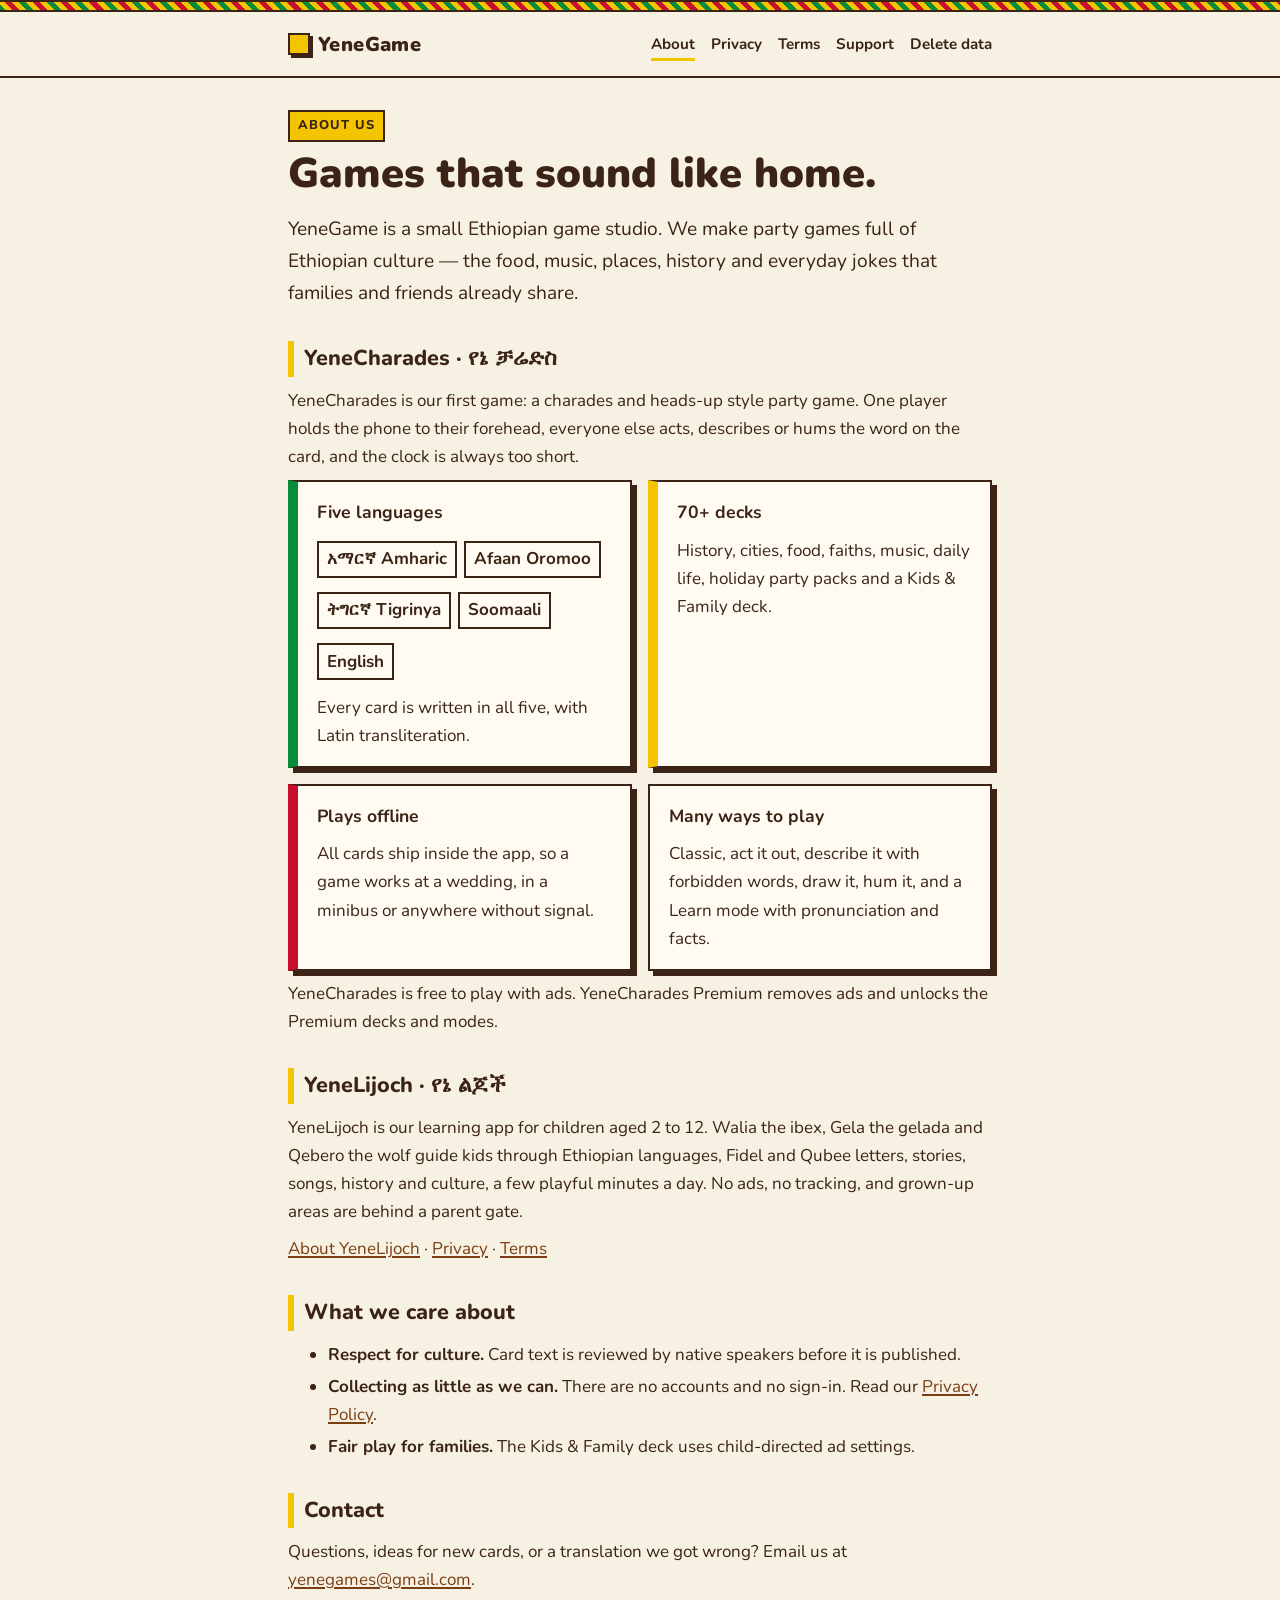
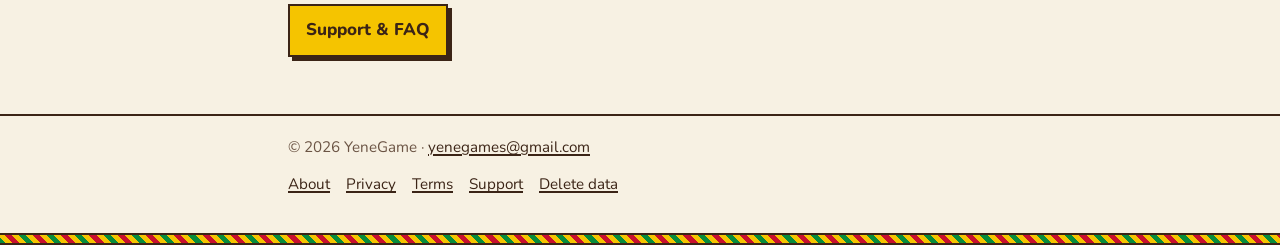
<file: index.html>
<!doctype html>
<html lang="en">
<head>
<meta charset="utf-8">
<meta name="viewport" content="width=device-width, initial-scale=1">
<title>YeneGame — About us</title>
<meta name="description" content="YeneGame is a small Ethiopian game studio making culture-rich party games, starting with YeneCharades.">
<meta name="theme-color" content="#F7F1E3" media="(prefers-color-scheme: light)">
<meta name="theme-color" content="#1C130D" media="(prefers-color-scheme: dark)">
<link rel="icon" href="data:image/svg+xml,%3Csvg xmlns='http://www.w3.org/2000/svg' viewBox='0 0 16 16'%3E%3Crect width='16' height='16' fill='%233B2416'/%3E%3Crect x='3' y='3' width='10' height='10' fill='%23F5C400'/%3E%3C/svg%3E">
<link rel="preconnect" href="https://fonts.googleapis.com">
<link rel="preconnect" href="https://fonts.gstatic.com" crossorigin>
<link rel="stylesheet" href="https://fonts.googleapis.com/css2?family=Nunito:wght@400;700;800;900&display=swap">
<link rel="stylesheet" href="style.css">
</head>
<body>
<a class="skip" href="#main">Skip to content</a>
<div class="tibeb" aria-hidden="true"></div>
<header class="site"><div class="wrap">
<a class="brand" href=""><span class="mark" aria-hidden="true"></span>YeneGame</a>
<nav aria-label="Main"><ul><li><a href="" aria-current="page">About</a></li><li><a href="privacy/">Privacy</a></li><li><a href="terms/">Terms</a></li><li><a href="support/">Support</a></li><li><a href="delete-data/">Delete data</a></li></ul></nav>
</div></header>
<main id="main"><div class="wrap">
<span class="eyebrow">About us</span>
<h1>Games that sound like home.</h1>
<p class="lead">YeneGame is a small Ethiopian game studio. We make party games full of Ethiopian culture &mdash; the food, music, places, history and everyday jokes that families and friends already share.</p>

<h2>YeneCharades <span lang="am">&middot; የኔ ቻሬድስ</span></h2>
<p>YeneCharades is our first game: a charades and heads-up style party game. One player holds the phone to their forehead, everyone else acts, describes or hums the word on the card, and the clock is always too short.</p>
<div class="grid">
  <div class="card green"><h3>Five languages</h3>
  <ul class="langs"><li lang="am">አማርኛ Amharic</li><li lang="om">Afaan Oromoo</li><li lang="ti">ትግርኛ Tigrinya</li><li lang="so">Soomaali</li><li>English</li></ul>
  <p>Every card is written in all five, with Latin transliteration.</p></div>
  <div class="card gold"><h3>70+ decks</h3><p>History, cities, food, faiths, music, daily life, holiday party packs and a Kids &amp; Family deck.</p></div>
  <div class="card red"><h3>Plays offline</h3><p>All cards ship inside the app, so a game works at a wedding, in a minibus or anywhere without signal.</p></div>
  <div class="card"><h3>Many ways to play</h3><p>Classic, act it out, describe it with forbidden words, draw it, hum it, and a Learn mode with pronunciation and facts.</p></div>
</div>
<p>YeneCharades is free to play with ads. YeneCharades Premium removes ads and unlocks the Premium decks and modes.</p>

<h2>YeneLijoch <span lang="am">&middot; የኔ ልጆች</span></h2>
<p>YeneLijoch is our learning app for children aged 2 to 12. Walia the ibex, Gela the gelada and Qebero the wolf guide kids through Ethiopian languages, Fidel and Qubee letters, stories, songs, history and culture, a few playful minutes a day. No ads, no tracking, and grown-up areas are behind a parent gate.</p>
<p><a href="yenelijoch/">About YeneLijoch</a> &middot; <a href="yenelijoch/privacy/">Privacy</a> &middot; <a href="yenelijoch/terms/">Terms</a></p>

<h2>What we care about</h2>
<ul>
<li><strong>Respect for culture.</strong> Card text is reviewed by native speakers before it is published.</li>
<li><strong>Collecting as little as we can.</strong> There are no accounts and no sign-in. Read our <a href="privacy/">Privacy Policy</a>.</li>
<li><strong>Fair play for families.</strong> The Kids &amp; Family deck uses child-directed ad settings.</li>
</ul>

<h2>Contact</h2>
<p>Questions, ideas for new cards, or a translation we got wrong? Email us at <a href="mailto:yenegames@gmail.com">yenegames@gmail.com</a>.</p>
<p><a class="btn" href="support/">Support &amp; FAQ</a></p>
</div></main>
<footer class="site"><div class="wrap">
<div>&copy; 2026 YeneGame &middot; <a href="mailto:yenegames@gmail.com">yenegames@gmail.com</a></div>
<ul><li><a href="">About</a></li><li><a href="privacy/">Privacy</a></li><li><a href="terms/">Terms</a></li><li><a href="support/">Support</a></li><li><a href="delete-data/">Delete data</a></li></ul>
</div></footer>
<div class="tibeb" aria-hidden="true"></div>
</body>
</html>
</file>
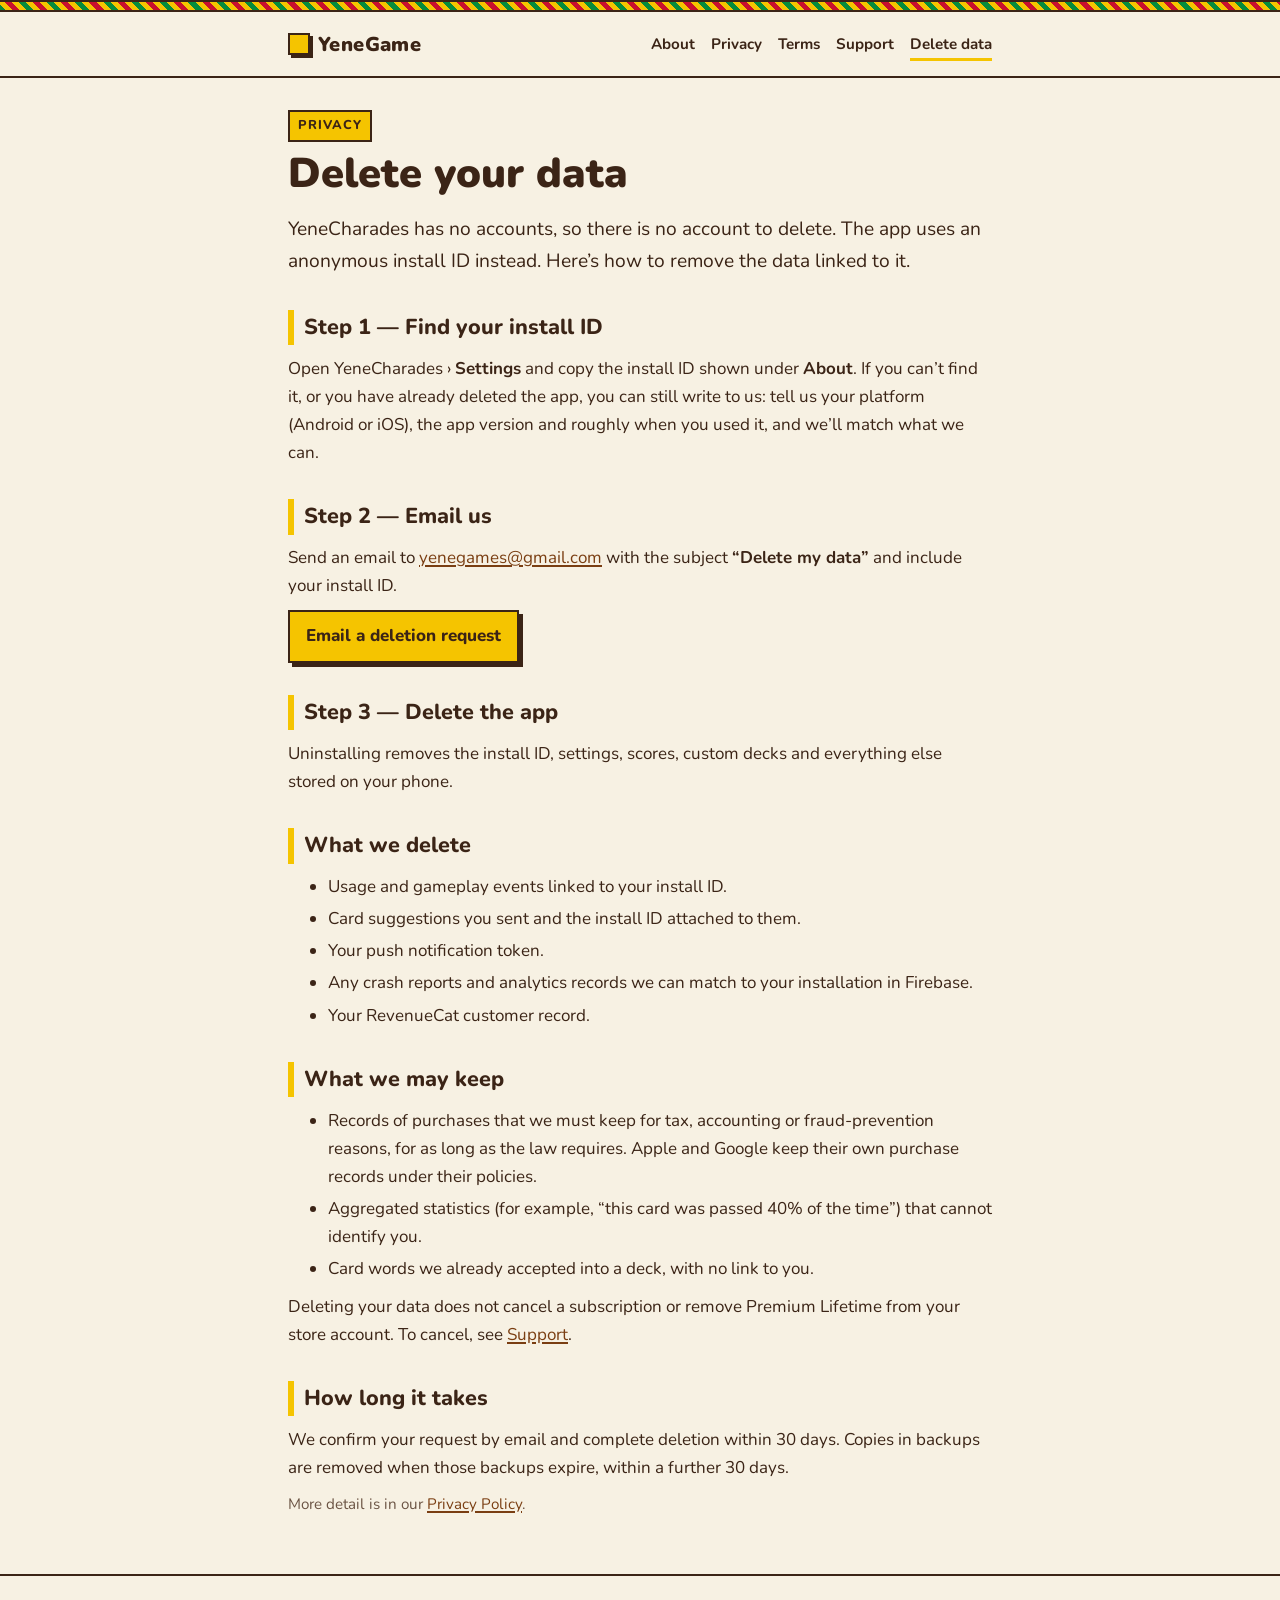
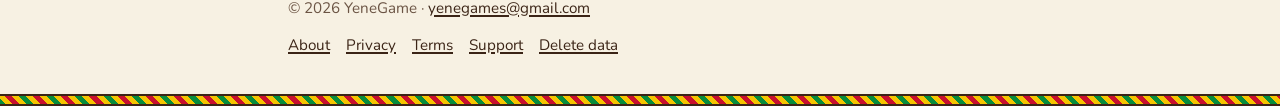
<file: delete-data/index.html>
<!doctype html>
<html lang="en">
<head>
<meta charset="utf-8">
<meta name="viewport" content="width=device-width, initial-scale=1">
<title>Delete your data — YeneGame</title>
<meta name="description" content="How to request deletion of data collected by the YeneCharades app.">
<meta name="theme-color" content="#F7F1E3" media="(prefers-color-scheme: light)">
<meta name="theme-color" content="#1C130D" media="(prefers-color-scheme: dark)">
<link rel="icon" href="data:image/svg+xml,%3Csvg xmlns='http://www.w3.org/2000/svg' viewBox='0 0 16 16'%3E%3Crect width='16' height='16' fill='%233B2416'/%3E%3Crect x='3' y='3' width='10' height='10' fill='%23F5C400'/%3E%3C/svg%3E">
<link rel="preconnect" href="https://fonts.googleapis.com">
<link rel="preconnect" href="https://fonts.gstatic.com" crossorigin>
<link rel="stylesheet" href="https://fonts.googleapis.com/css2?family=Nunito:wght@400;700;800;900&display=swap">
<link rel="stylesheet" href="../style.css">
</head>
<body>
<a class="skip" href="#main">Skip to content</a>
<div class="tibeb" aria-hidden="true"></div>
<header class="site"><div class="wrap">
<a class="brand" href="../"><span class="mark" aria-hidden="true"></span>YeneGame</a>
<nav aria-label="Main"><ul><li><a href="../">About</a></li><li><a href="../privacy/">Privacy</a></li><li><a href="../terms/">Terms</a></li><li><a href="../support/">Support</a></li><li><a href="../delete-data/" aria-current="page">Delete data</a></li></ul></nav>
</div></header>
<main id="main"><div class="wrap">
<span class="eyebrow">Privacy</span>
<h1>Delete your data</h1>
<p class="lead">YeneCharades has no accounts, so there is no account to delete. The app uses an anonymous install ID instead. Here&rsquo;s how to remove the data linked to it.</p>

<h2>Step 1 &mdash; Find your install ID</h2>
<p>Open YeneCharades &rsaquo; <strong>Settings</strong> and copy the install ID shown under <strong>About</strong>. If you can&rsquo;t find it, or you have already deleted the app, you can still write to us: tell us your platform (Android or iOS), the app version and roughly when you used it, and we&rsquo;ll match what we can.</p>

<h2>Step 2 &mdash; Email us</h2>
<p>Send an email to <a href="mailto:yenegames@gmail.com">yenegames@gmail.com</a> with the subject <strong>&ldquo;Delete my data&rdquo;</strong> and include your install ID.</p>
<p><a class="btn" href="mailto:yenegames@gmail.com?subject=Delete%20my%20data&amp;body=App%3A%20YeneCharades%0AInstall%20ID%3A%20%0APlatform%20(Android%2FiOS)%3A%20">Email a deletion request</a></p>

<h2>Step 3 &mdash; Delete the app</h2>
<p>Uninstalling removes the install ID, settings, scores, custom decks and everything else stored on your phone.</p>

<h2>What we delete</h2>
<ul>
<li>Usage and gameplay events linked to your install ID.</li>
<li>Card suggestions you sent and the install ID attached to them.</li>
<li>Your push notification token.</li>
<li>Any crash reports and analytics records we can match to your installation in Firebase.</li>
<li>Your RevenueCat customer record.</li>
</ul>

<h2>What we may keep</h2>
<ul>
<li>Records of purchases that we must keep for tax, accounting or fraud-prevention reasons, for as long as the law requires. Apple and Google keep their own purchase records under their policies.</li>
<li>Aggregated statistics (for example, &ldquo;this card was passed 40% of the time&rdquo;) that cannot identify you.</li>
<li>Card words we already accepted into a deck, with no link to you.</li>
</ul>
<p>Deleting your data does not cancel a subscription or remove Premium Lifetime from your store account. To cancel, see <a href="../support/">Support</a>.</p>

<h2>How long it takes</h2>
<p>We confirm your request by email and complete deletion within 30 days. Copies in backups are removed when those backups expire, within a further 30 days.</p>

<p class="meta">More detail is in our <a href="../privacy/">Privacy Policy</a>.</p>
</div></main>
<footer class="site"><div class="wrap">
<div>&copy; 2026 YeneGame &middot; <a href="mailto:yenegames@gmail.com">yenegames@gmail.com</a></div>
<ul><li><a href="../">About</a></li><li><a href="../privacy/">Privacy</a></li><li><a href="../terms/">Terms</a></li><li><a href="../support/">Support</a></li><li><a href="../delete-data/">Delete data</a></li></ul>
</div></footer>
<div class="tibeb" aria-hidden="true"></div>
</body>
</html>
</file>
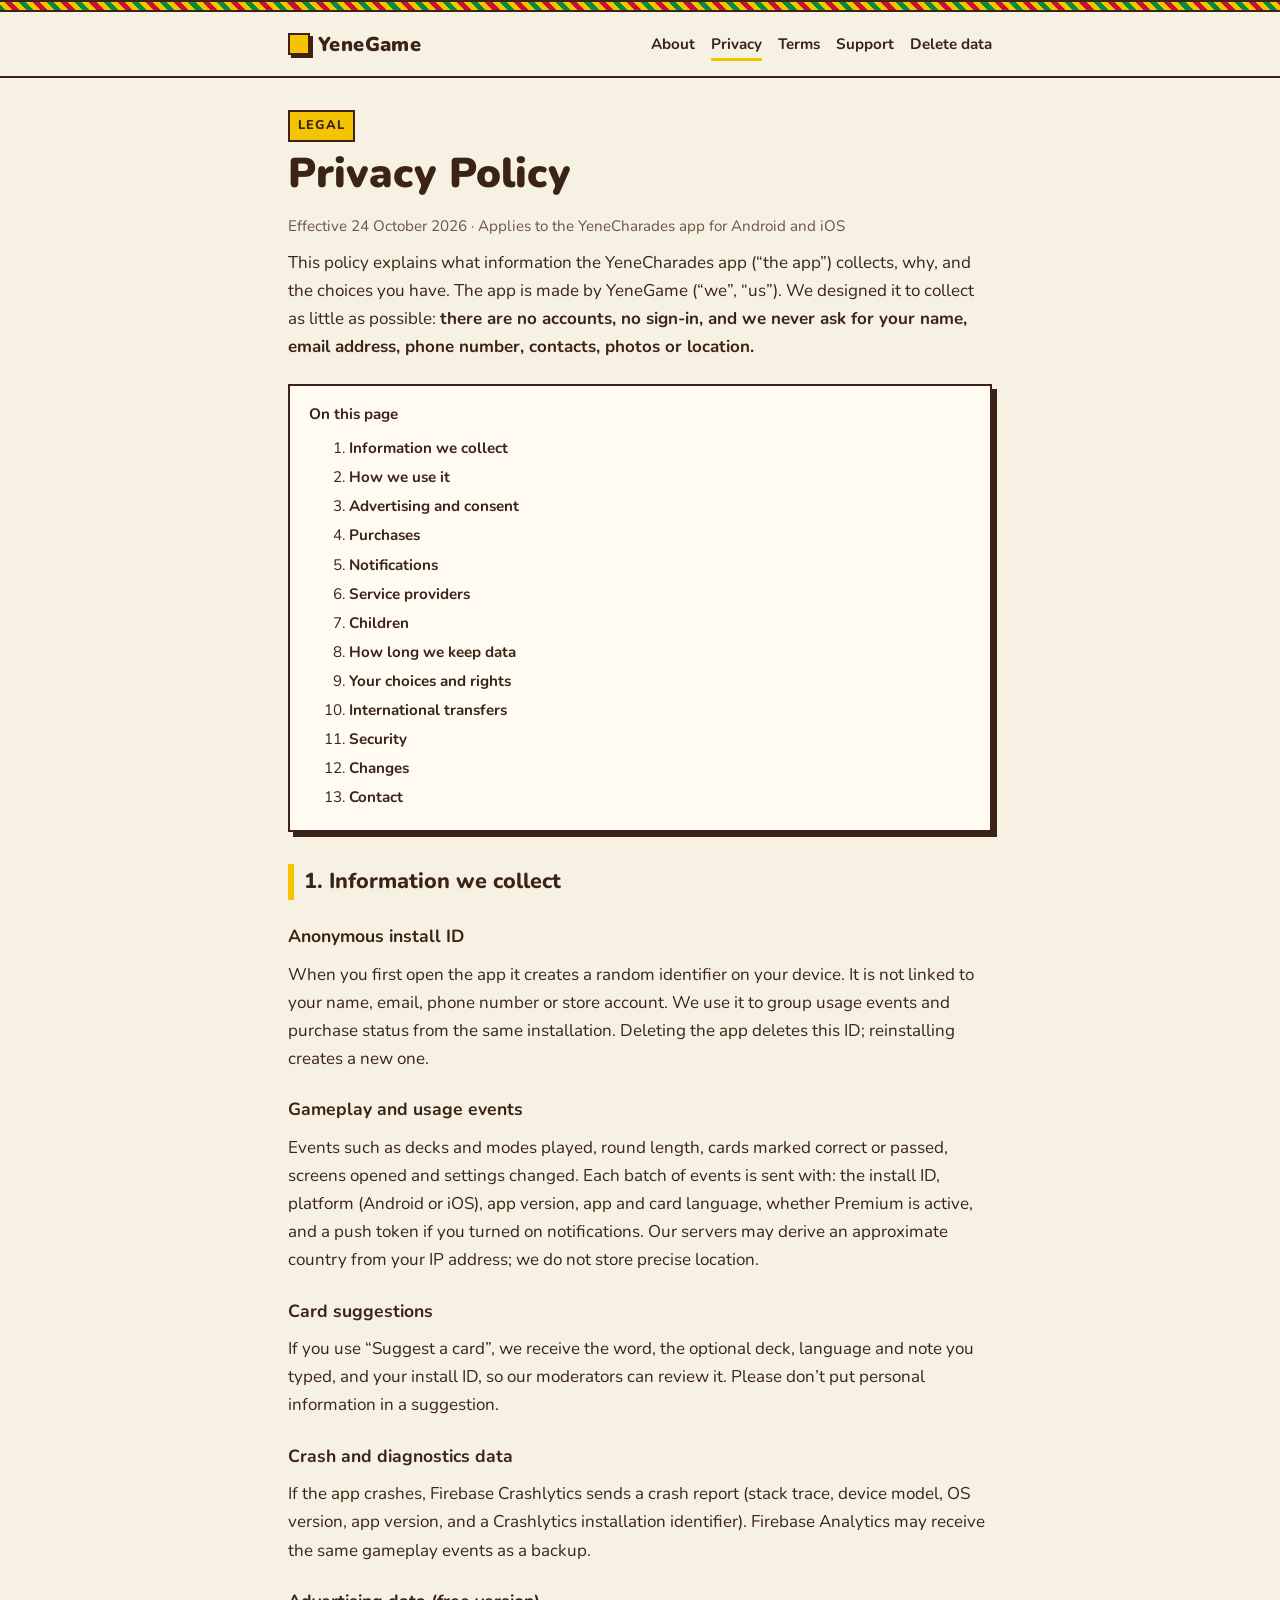
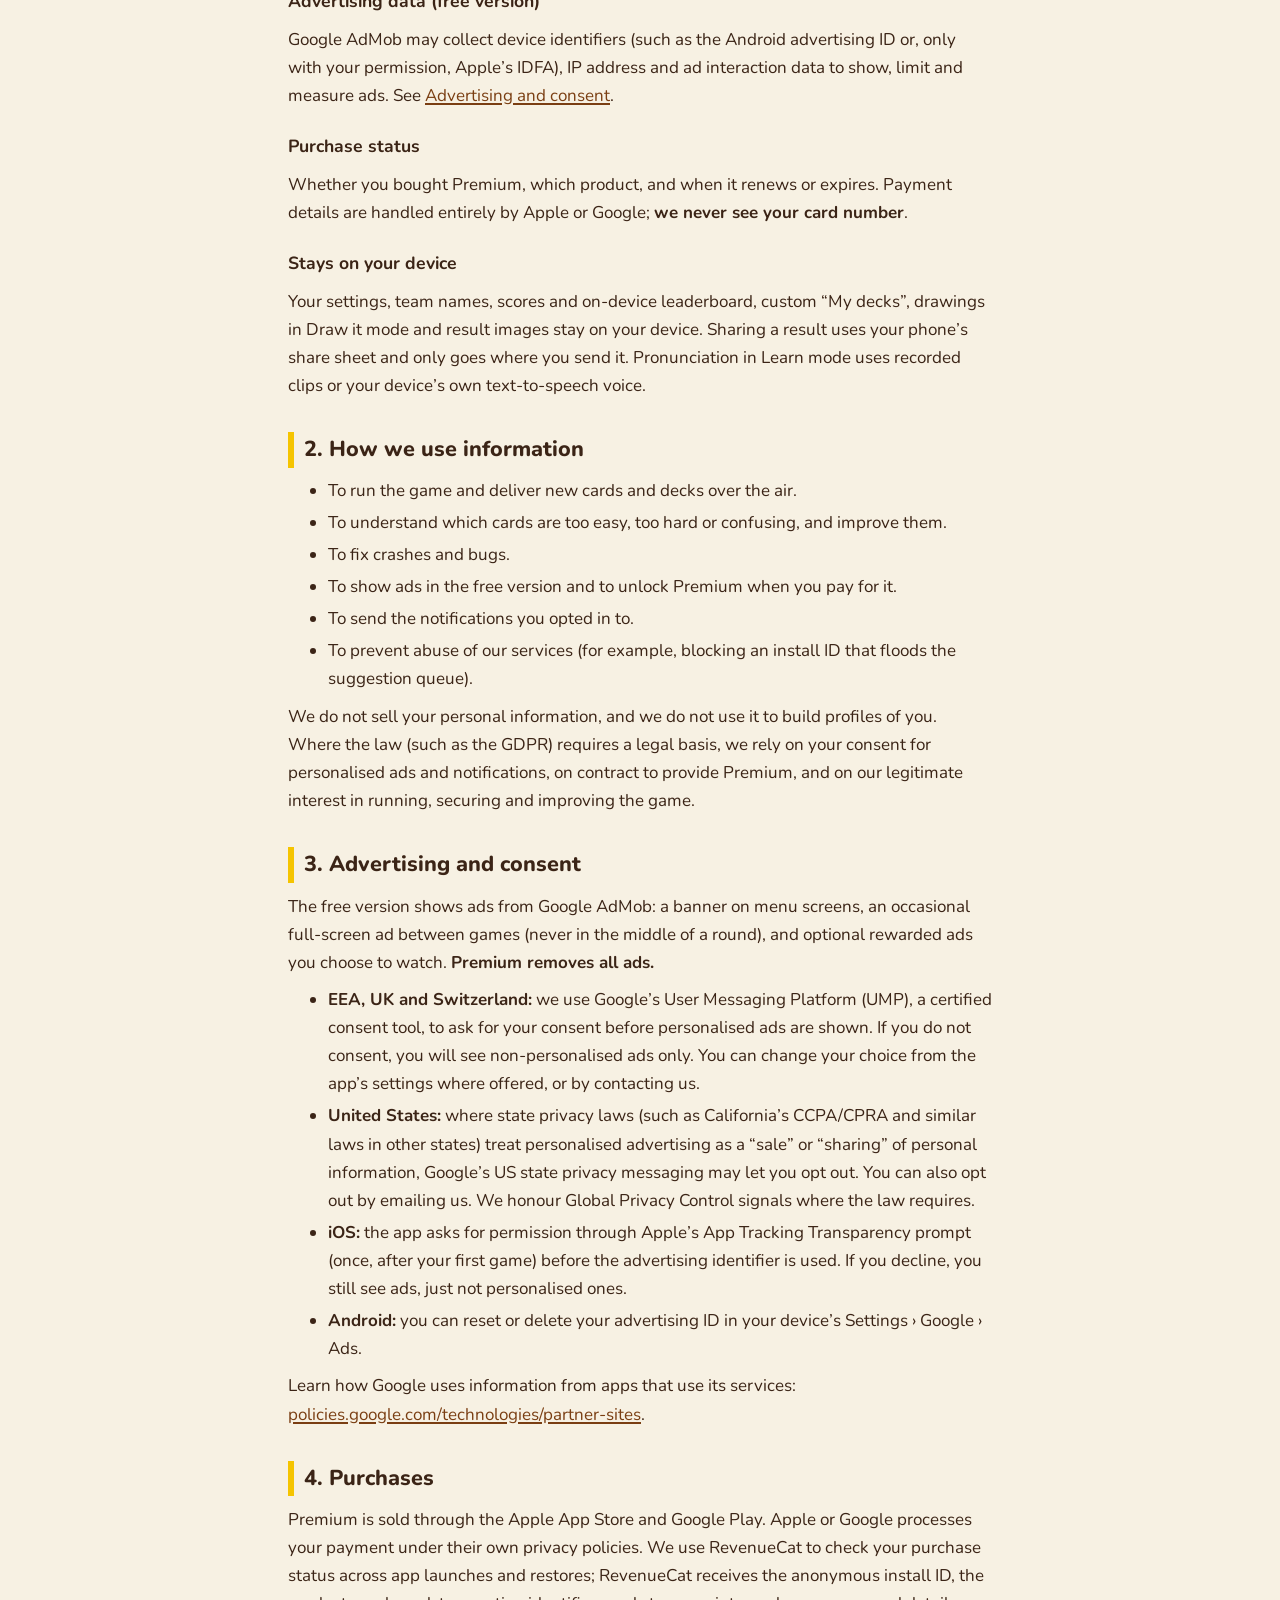
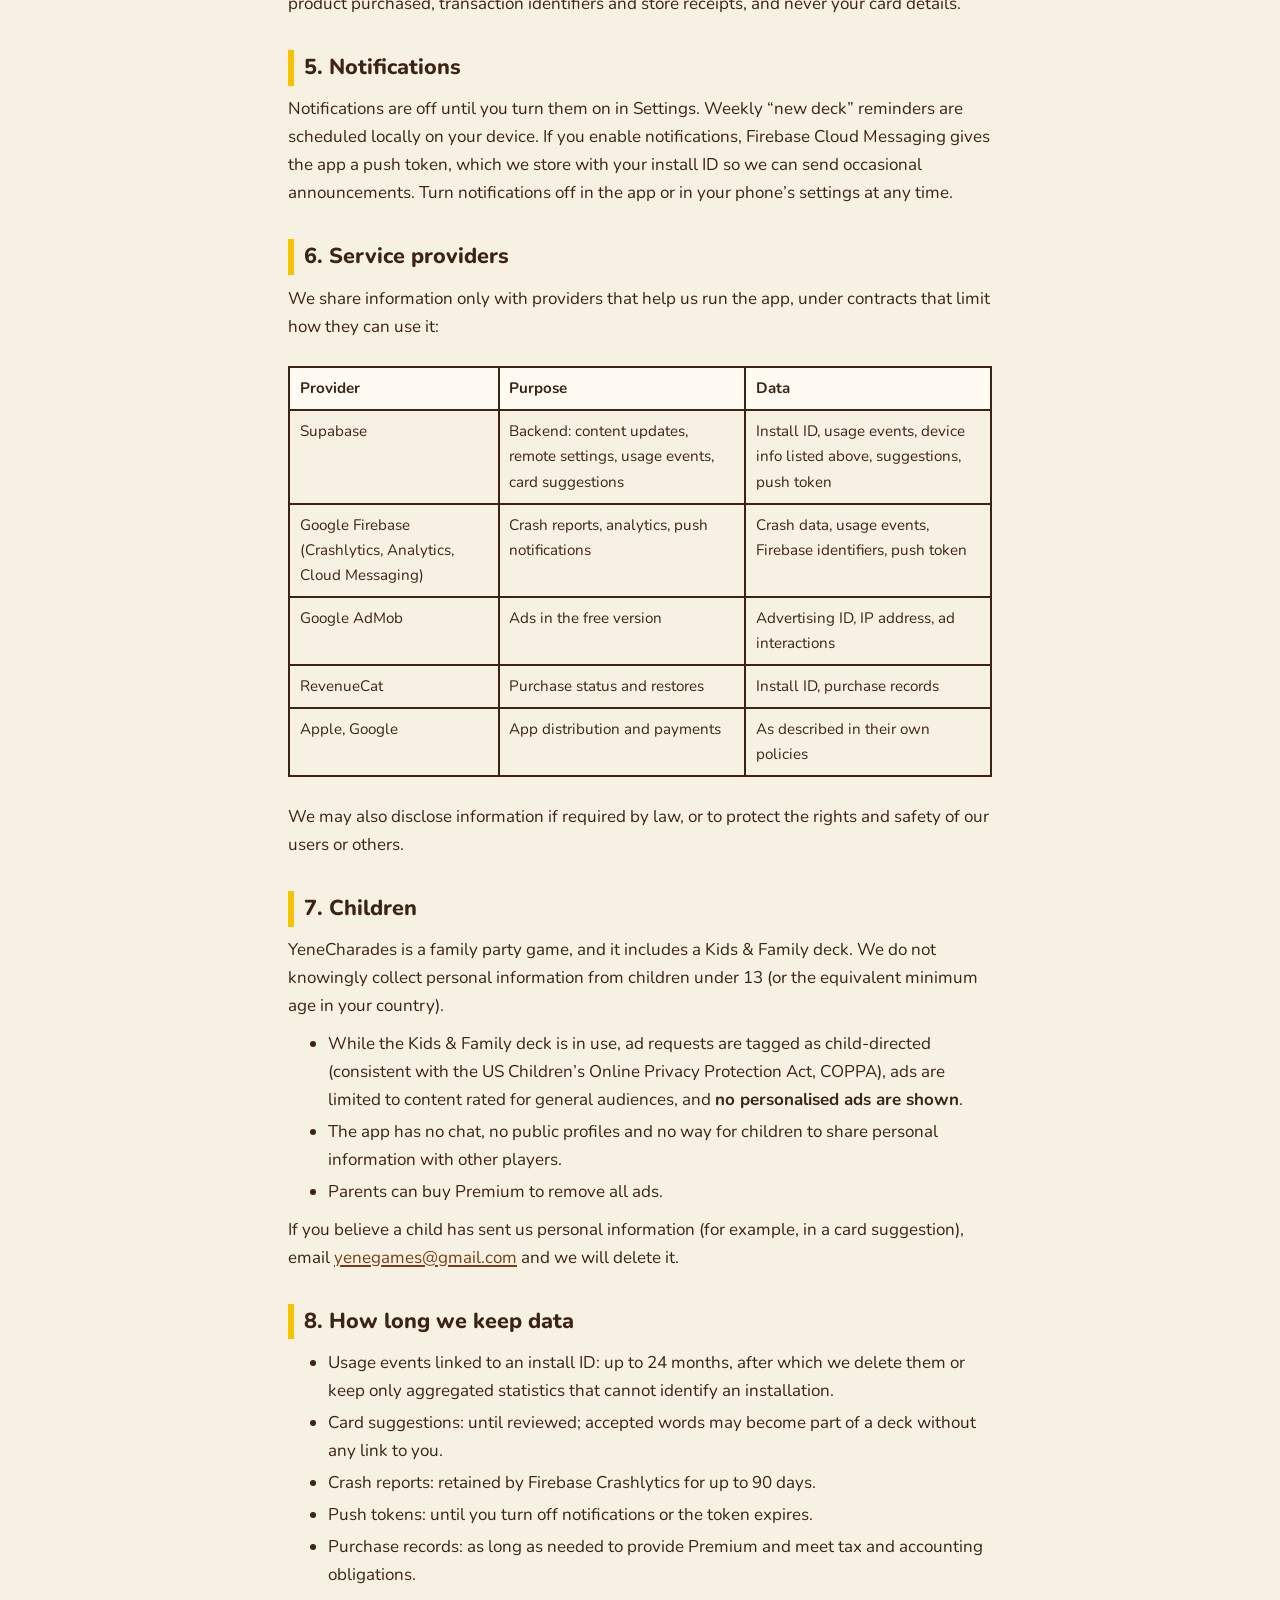
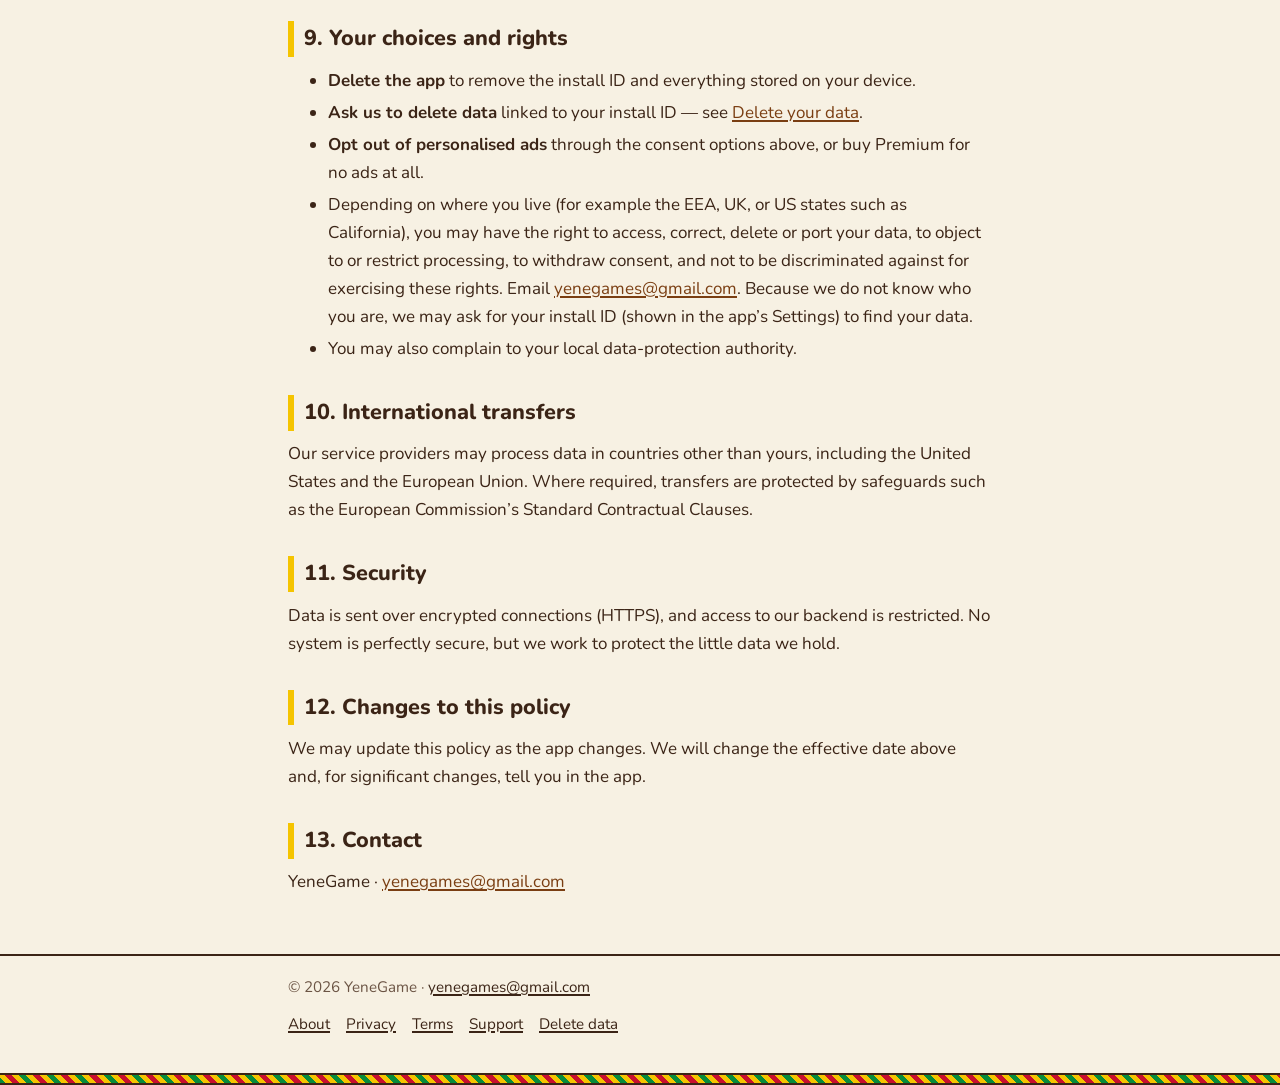
<file: privacy/index.html>
<!doctype html>
<html lang="en">
<head>
<meta charset="utf-8">
<meta name="viewport" content="width=device-width, initial-scale=1">
<title>Privacy Policy — YeneGame</title>
<meta name="description" content="How the YeneCharades app collects, uses and protects information.">
<meta name="theme-color" content="#F7F1E3" media="(prefers-color-scheme: light)">
<meta name="theme-color" content="#1C130D" media="(prefers-color-scheme: dark)">
<link rel="icon" href="data:image/svg+xml,%3Csvg xmlns='http://www.w3.org/2000/svg' viewBox='0 0 16 16'%3E%3Crect width='16' height='16' fill='%233B2416'/%3E%3Crect x='3' y='3' width='10' height='10' fill='%23F5C400'/%3E%3C/svg%3E">
<link rel="preconnect" href="https://fonts.googleapis.com">
<link rel="preconnect" href="https://fonts.gstatic.com" crossorigin>
<link rel="stylesheet" href="https://fonts.googleapis.com/css2?family=Nunito:wght@400;700;800;900&display=swap">
<link rel="stylesheet" href="../style.css">
</head>
<body>
<a class="skip" href="#main">Skip to content</a>
<div class="tibeb" aria-hidden="true"></div>
<header class="site"><div class="wrap">
<a class="brand" href="../"><span class="mark" aria-hidden="true"></span>YeneGame</a>
<nav aria-label="Main"><ul><li><a href="../">About</a></li><li><a href="../privacy/" aria-current="page">Privacy</a></li><li><a href="../terms/">Terms</a></li><li><a href="../support/">Support</a></li><li><a href="../delete-data/">Delete data</a></li></ul></nav>
</div></header>
<main id="main"><div class="wrap">
<span class="eyebrow">Legal</span>
<h1>Privacy Policy</h1>
<p class="meta">Effective 24 October 2026 &middot; Applies to the YeneCharades app for Android and iOS</p>

<p>This policy explains what information the YeneCharades app (&ldquo;the app&rdquo;) collects, why, and the choices you have. The app is made by YeneGame (&ldquo;we&rdquo;, &ldquo;us&rdquo;). We designed it to collect as little as possible: <strong>there are no accounts, no sign-in, and we never ask for your name, email address, phone number, contacts, photos or location.</strong></p>

<nav class="toc card" aria-label="On this page"><strong>On this page</strong>
<ol>
<li><a href="#collect">Information we collect</a></li>
<li><a href="#use">How we use it</a></li>
<li><a href="#ads">Advertising and consent</a></li>
<li><a href="#purchases">Purchases</a></li>
<li><a href="#notifications">Notifications</a></li>
<li><a href="#providers">Service providers</a></li>
<li><a href="#children">Children</a></li>
<li><a href="#retention">How long we keep data</a></li>
<li><a href="#rights">Your choices and rights</a></li>
<li><a href="#transfers">International transfers</a></li>
<li><a href="#security">Security</a></li>
<li><a href="#changes">Changes</a></li>
<li><a href="#contact">Contact</a></li>
</ol></nav>

<h2 id="collect">1. Information we collect</h2>
<h3>Anonymous install ID</h3>
<p>When you first open the app it creates a random identifier on your device. It is not linked to your name, email, phone number or store account. We use it to group usage events and purchase status from the same installation. Deleting the app deletes this ID; reinstalling creates a new one.</p>
<h3>Gameplay and usage events</h3>
<p>Events such as decks and modes played, round length, cards marked correct or passed, screens opened and settings changed. Each batch of events is sent with: the install ID, platform (Android or iOS), app version, app and card language, whether Premium is active, and a push token if you turned on notifications. Our servers may derive an approximate country from your IP address; we do not store precise location.</p>
<h3>Card suggestions</h3>
<p>If you use &ldquo;Suggest a card&rdquo;, we receive the word, the optional deck, language and note you typed, and your install ID, so our moderators can review it. Please don&rsquo;t put personal information in a suggestion.</p>
<h3>Crash and diagnostics data</h3>
<p>If the app crashes, Firebase Crashlytics sends a crash report (stack trace, device model, OS version, app version, and a Crashlytics installation identifier). Firebase Analytics may receive the same gameplay events as a backup.</p>
<h3>Advertising data (free version)</h3>
<p>Google AdMob may collect device identifiers (such as the Android advertising ID or, only with your permission, Apple&rsquo;s IDFA), IP address and ad interaction data to show, limit and measure ads. See <a href="#ads">Advertising and consent</a>.</p>
<h3>Purchase status</h3>
<p>Whether you bought Premium, which product, and when it renews or expires. Payment details are handled entirely by Apple or Google; <strong>we never see your card number</strong>.</p>
<h3>Stays on your device</h3>
<p>Your settings, team names, scores and on-device leaderboard, custom &ldquo;My decks&rdquo;, drawings in Draw it mode and result images stay on your device. Sharing a result uses your phone&rsquo;s share sheet and only goes where you send it. Pronunciation in Learn mode uses recorded clips or your device&rsquo;s own text-to-speech voice.</p>

<h2 id="use">2. How we use information</h2>
<ul>
<li>To run the game and deliver new cards and decks over the air.</li>
<li>To understand which cards are too easy, too hard or confusing, and improve them.</li>
<li>To fix crashes and bugs.</li>
<li>To show ads in the free version and to unlock Premium when you pay for it.</li>
<li>To send the notifications you opted in to.</li>
<li>To prevent abuse of our services (for example, blocking an install ID that floods the suggestion queue).</li>
</ul>
<p>We do not sell your personal information, and we do not use it to build profiles of you. Where the law (such as the GDPR) requires a legal basis, we rely on your consent for personalised ads and notifications, on contract to provide Premium, and on our legitimate interest in running, securing and improving the game.</p>

<h2 id="ads">3. Advertising and consent</h2>
<p>The free version shows ads from Google AdMob: a banner on menu screens, an occasional full-screen ad between games (never in the middle of a round), and optional rewarded ads you choose to watch. <strong>Premium removes all ads.</strong></p>
<ul>
<li><strong>EEA, UK and Switzerland:</strong> we use Google&rsquo;s User Messaging Platform (UMP), a certified consent tool, to ask for your consent before personalised ads are shown. If you do not consent, you will see non-personalised ads only. You can change your choice from the app&rsquo;s settings where offered, or by contacting us.</li>
<li><strong>United States:</strong> where state privacy laws (such as California&rsquo;s CCPA/CPRA and similar laws in other states) treat personalised advertising as a &ldquo;sale&rdquo; or &ldquo;sharing&rdquo; of personal information, Google&rsquo;s US state privacy messaging may let you opt out. You can also opt out by emailing us. We honour Global Privacy Control signals where the law requires.</li>
<li><strong>iOS:</strong> the app asks for permission through Apple&rsquo;s App Tracking Transparency prompt (once, after your first game) before the advertising identifier is used. If you decline, you still see ads, just not personalised ones.</li>
<li><strong>Android:</strong> you can reset or delete your advertising ID in your device&rsquo;s Settings &rsaquo; Google &rsaquo; Ads.</li>
</ul>
<p>Learn how Google uses information from apps that use its services: <a href="https://policies.google.com/technologies/partner-sites">policies.google.com/technologies/partner-sites</a>.</p>

<h2 id="purchases">4. Purchases</h2>
<p>Premium is sold through the Apple App Store and Google Play. Apple or Google processes your payment under their own privacy policies. We use RevenueCat to check your purchase status across app launches and restores; RevenueCat receives the anonymous install ID, the product purchased, transaction identifiers and store receipts, and never your card details.</p>

<h2 id="notifications">5. Notifications</h2>
<p>Notifications are off until you turn them on in Settings. Weekly &ldquo;new deck&rdquo; reminders are scheduled locally on your device. If you enable notifications, Firebase Cloud Messaging gives the app a push token, which we store with your install ID so we can send occasional announcements. Turn notifications off in the app or in your phone&rsquo;s settings at any time.</p>

<h2 id="providers">6. Service providers</h2>
<p>We share information only with providers that help us run the app, under contracts that limit how they can use it:</p>
<div class="table-scroll"><table>
<thead><tr><th>Provider</th><th>Purpose</th><th>Data</th></tr></thead>
<tbody>
<tr><td>Supabase</td><td>Backend: content updates, remote settings, usage events, card suggestions</td><td>Install ID, usage events, device info listed above, suggestions, push token</td></tr>
<tr><td>Google Firebase (Crashlytics, Analytics, Cloud Messaging)</td><td>Crash reports, analytics, push notifications</td><td>Crash data, usage events, Firebase identifiers, push token</td></tr>
<tr><td>Google AdMob</td><td>Ads in the free version</td><td>Advertising ID, IP address, ad interactions</td></tr>
<tr><td>RevenueCat</td><td>Purchase status and restores</td><td>Install ID, purchase records</td></tr>
<tr><td>Apple, Google</td><td>App distribution and payments</td><td>As described in their own policies</td></tr>
</tbody></table></div>
<p>We may also disclose information if required by law, or to protect the rights and safety of our users or others.</p>

<h2 id="children">7. Children</h2>
<p>YeneCharades is a family party game, and it includes a Kids &amp; Family deck. We do not knowingly collect personal information from children under 13 (or the equivalent minimum age in your country).</p>
<ul>
<li>While the Kids &amp; Family deck is in use, ad requests are tagged as child-directed (consistent with the US Children&rsquo;s Online Privacy Protection Act, COPPA), ads are limited to content rated for general audiences, and <strong>no personalised ads are shown</strong>.</li>
<li>The app has no chat, no public profiles and no way for children to share personal information with other players.</li>
<li>Parents can buy Premium to remove all ads.</li>
</ul>
<p>If you believe a child has sent us personal information (for example, in a card suggestion), email <a href="mailto:yenegames@gmail.com">yenegames@gmail.com</a> and we will delete it.</p>

<h2 id="retention">8. How long we keep data</h2>
<ul>
<li>Usage events linked to an install ID: up to 24 months, after which we delete them or keep only aggregated statistics that cannot identify an installation.</li>
<li>Card suggestions: until reviewed; accepted words may become part of a deck without any link to you.</li>
<li>Crash reports: retained by Firebase Crashlytics for up to 90 days.</li>
<li>Push tokens: until you turn off notifications or the token expires.</li>
<li>Purchase records: as long as needed to provide Premium and meet tax and accounting obligations.</li>
</ul>

<h2 id="rights">9. Your choices and rights</h2>
<ul>
<li><strong>Delete the app</strong> to remove the install ID and everything stored on your device.</li>
<li><strong>Ask us to delete data</strong> linked to your install ID &mdash; see <a href="../delete-data/">Delete your data</a>.</li>
<li><strong>Opt out of personalised ads</strong> through the consent options above, or buy Premium for no ads at all.</li>
<li>Depending on where you live (for example the EEA, UK, or US states such as California), you may have the right to access, correct, delete or port your data, to object to or restrict processing, to withdraw consent, and not to be discriminated against for exercising these rights. Email <a href="mailto:yenegames@gmail.com">yenegames@gmail.com</a>. Because we do not know who you are, we may ask for your install ID (shown in the app&rsquo;s Settings) to find your data.</li>
<li>You may also complain to your local data-protection authority.</li>
</ul>

<h2 id="transfers">10. International transfers</h2>
<p>Our service providers may process data in countries other than yours, including the United States and the European Union. Where required, transfers are protected by safeguards such as the European Commission&rsquo;s Standard Contractual Clauses.</p>

<h2 id="security">11. Security</h2>
<p>Data is sent over encrypted connections (HTTPS), and access to our backend is restricted. No system is perfectly secure, but we work to protect the little data we hold.</p>

<h2 id="changes">12. Changes to this policy</h2>
<p>We may update this policy as the app changes. We will change the effective date above and, for significant changes, tell you in the app.</p>

<h2 id="contact">13. Contact</h2>
<p>YeneGame &middot; <a href="mailto:yenegames@gmail.com">yenegames@gmail.com</a></p>
</div></main>
<footer class="site"><div class="wrap">
<div>&copy; 2026 YeneGame &middot; <a href="mailto:yenegames@gmail.com">yenegames@gmail.com</a></div>
<ul><li><a href="../">About</a></li><li><a href="../privacy/">Privacy</a></li><li><a href="../terms/">Terms</a></li><li><a href="../support/">Support</a></li><li><a href="../delete-data/">Delete data</a></li></ul>
</div></footer>
<div class="tibeb" aria-hidden="true"></div>
</body>
</html>
</file>
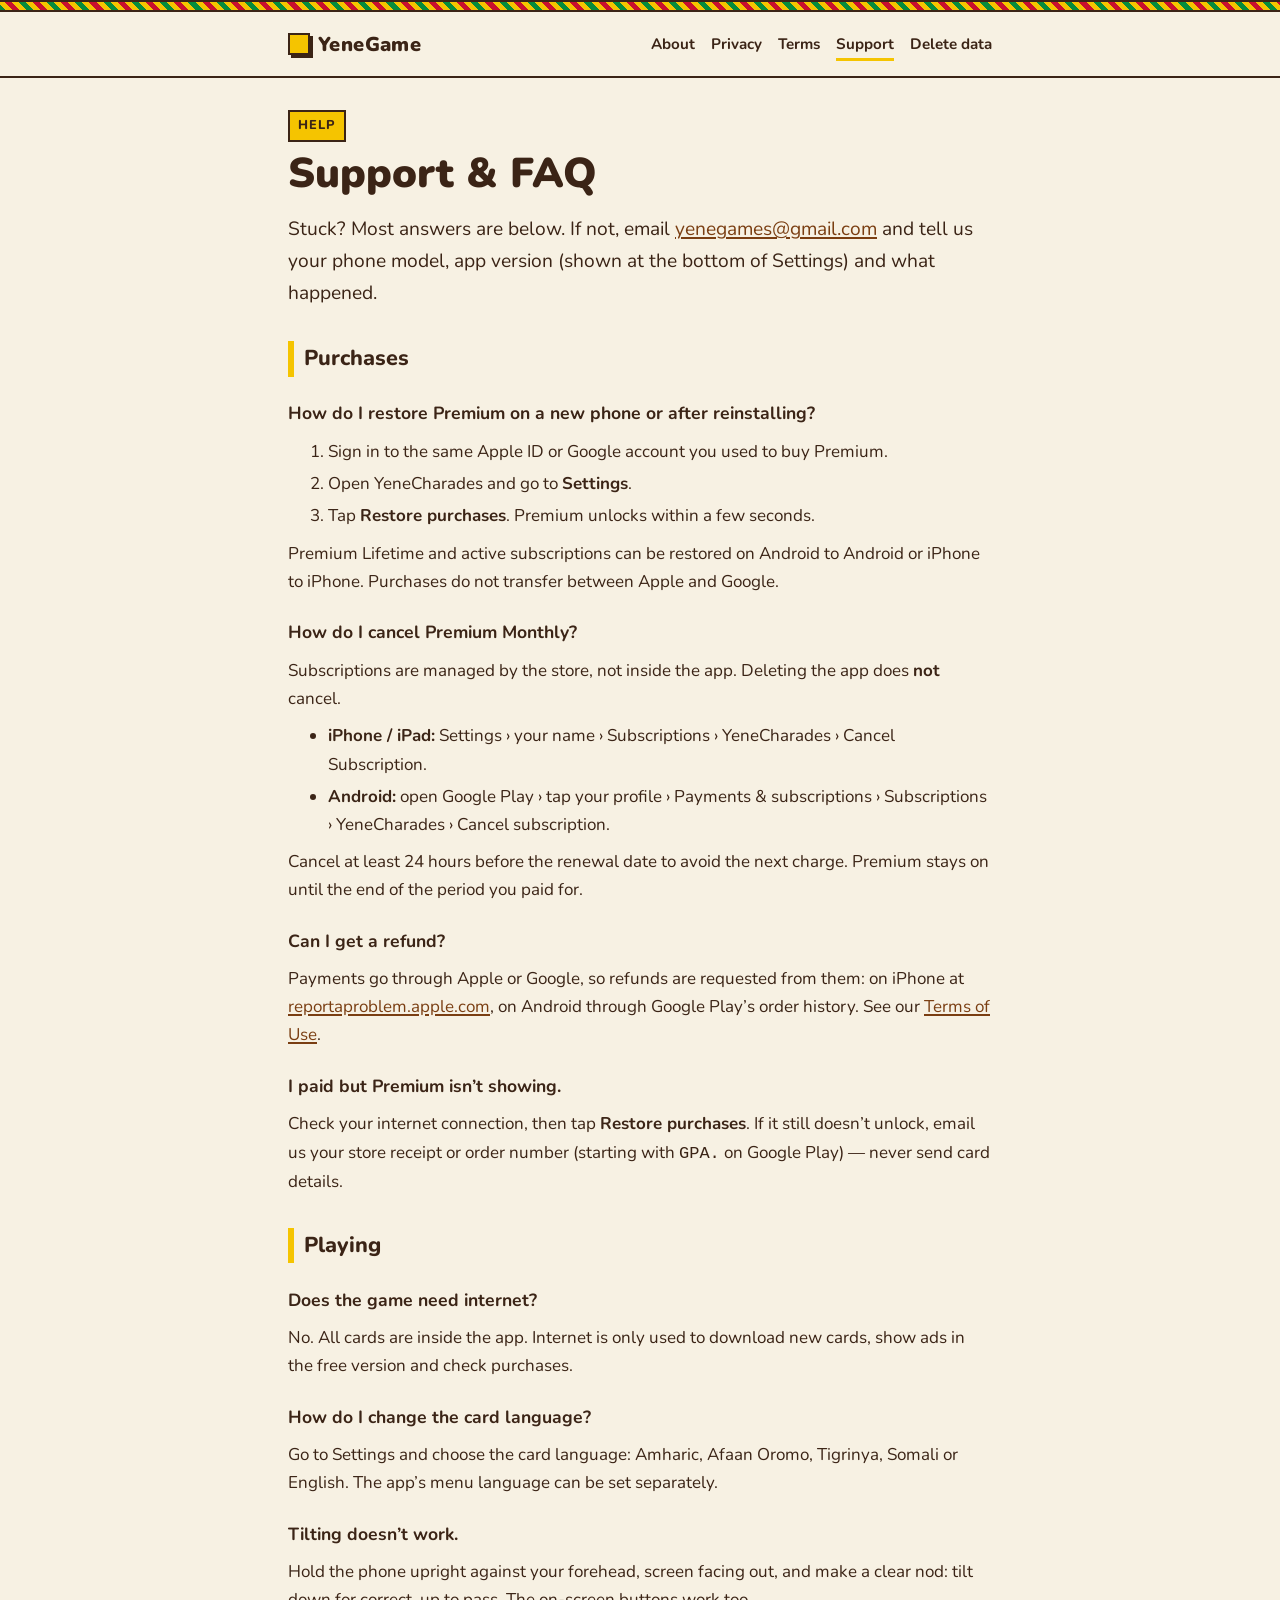
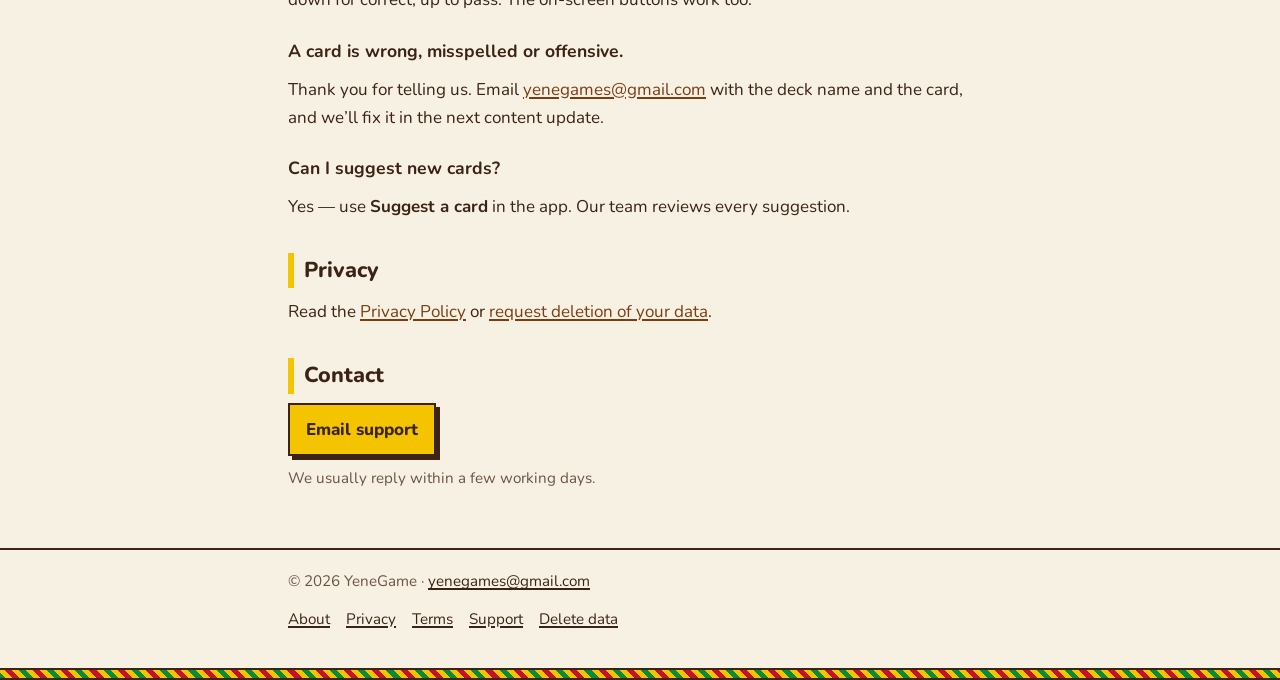
<file: support/index.html>
<!doctype html>
<html lang="en">
<head>
<meta charset="utf-8">
<meta name="viewport" content="width=device-width, initial-scale=1">
<title>Support & FAQ — YeneGame</title>
<meta name="description" content="Help with YeneCharades: restoring purchases, cancelling Premium, and contacting us.">
<meta name="theme-color" content="#F7F1E3" media="(prefers-color-scheme: light)">
<meta name="theme-color" content="#1C130D" media="(prefers-color-scheme: dark)">
<link rel="icon" href="data:image/svg+xml,%3Csvg xmlns='http://www.w3.org/2000/svg' viewBox='0 0 16 16'%3E%3Crect width='16' height='16' fill='%233B2416'/%3E%3Crect x='3' y='3' width='10' height='10' fill='%23F5C400'/%3E%3C/svg%3E">
<link rel="preconnect" href="https://fonts.googleapis.com">
<link rel="preconnect" href="https://fonts.gstatic.com" crossorigin>
<link rel="stylesheet" href="https://fonts.googleapis.com/css2?family=Nunito:wght@400;700;800;900&display=swap">
<link rel="stylesheet" href="../style.css">
</head>
<body>
<a class="skip" href="#main">Skip to content</a>
<div class="tibeb" aria-hidden="true"></div>
<header class="site"><div class="wrap">
<a class="brand" href="../"><span class="mark" aria-hidden="true"></span>YeneGame</a>
<nav aria-label="Main"><ul><li><a href="../">About</a></li><li><a href="../privacy/">Privacy</a></li><li><a href="../terms/">Terms</a></li><li><a href="../support/" aria-current="page">Support</a></li><li><a href="../delete-data/">Delete data</a></li></ul></nav>
</div></header>
<main id="main"><div class="wrap">
<span class="eyebrow">Help</span>
<h1>Support &amp; FAQ</h1>
<p class="lead">Stuck? Most answers are below. If not, email <a href="mailto:yenegames@gmail.com">yenegames@gmail.com</a> and tell us your phone model, app version (shown at the bottom of Settings) and what happened.</p>

<h2>Purchases</h2>
<h3>How do I restore Premium on a new phone or after reinstalling?</h3>
<ol>
<li>Sign in to the same Apple ID or Google account you used to buy Premium.</li>
<li>Open YeneCharades and go to <strong>Settings</strong>.</li>
<li>Tap <strong>Restore purchases</strong>. Premium unlocks within a few seconds.</li>
</ol>
<p>Premium Lifetime and active subscriptions can be restored on Android to Android or iPhone to iPhone. Purchases do not transfer between Apple and Google.</p>

<h3>How do I cancel Premium Monthly?</h3>
<p>Subscriptions are managed by the store, not inside the app. Deleting the app does <strong>not</strong> cancel.</p>
<ul>
<li><strong>iPhone / iPad:</strong> Settings &rsaquo; your name &rsaquo; Subscriptions &rsaquo; YeneCharades &rsaquo; Cancel Subscription.</li>
<li><strong>Android:</strong> open Google Play &rsaquo; tap your profile &rsaquo; Payments &amp; subscriptions &rsaquo; Subscriptions &rsaquo; YeneCharades &rsaquo; Cancel subscription.</li>
</ul>
<p>Cancel at least 24 hours before the renewal date to avoid the next charge. Premium stays on until the end of the period you paid for.</p>

<h3>Can I get a refund?</h3>
<p>Payments go through Apple or Google, so refunds are requested from them: on iPhone at <a href="https://reportaproblem.apple.com">reportaproblem.apple.com</a>, on Android through Google Play&rsquo;s order history. See our <a href="../terms/">Terms of Use</a>.</p>

<h3>I paid but Premium isn&rsquo;t showing.</h3>
<p>Check your internet connection, then tap <strong>Restore purchases</strong>. If it still doesn&rsquo;t unlock, email us your store receipt or order number (starting with <code>GPA.</code> on Google Play) &mdash; never send card details.</p>

<h2>Playing</h2>
<h3>Does the game need internet?</h3>
<p>No. All cards are inside the app. Internet is only used to download new cards, show ads in the free version and check purchases.</p>
<h3>How do I change the card language?</h3>
<p>Go to Settings and choose the card language: Amharic, Afaan Oromo, Tigrinya, Somali or English. The app&rsquo;s menu language can be set separately.</p>
<h3>Tilting doesn&rsquo;t work.</h3>
<p>Hold the phone upright against your forehead, screen facing out, and make a clear nod: tilt down for correct, up to pass. The on-screen buttons work too.</p>
<h3>A card is wrong, misspelled or offensive.</h3>
<p>Thank you for telling us. Email <a href="mailto:yenegames@gmail.com">yenegames@gmail.com</a> with the deck name and the card, and we&rsquo;ll fix it in the next content update.</p>
<h3>Can I suggest new cards?</h3>
<p>Yes &mdash; use <strong>Suggest a card</strong> in the app. Our team reviews every suggestion.</p>

<h2>Privacy</h2>
<p>Read the <a href="../privacy/">Privacy Policy</a> or <a href="../delete-data/">request deletion of your data</a>.</p>

<h2>Contact</h2>
<p><a class="btn" href="mailto:yenegames@gmail.com?subject=YeneCharades%20support">Email support</a></p>
<p class="meta">We usually reply within a few working days.</p>
</div></main>
<footer class="site"><div class="wrap">
<div>&copy; 2026 YeneGame &middot; <a href="mailto:yenegames@gmail.com">yenegames@gmail.com</a></div>
<ul><li><a href="../">About</a></li><li><a href="../privacy/">Privacy</a></li><li><a href="../terms/">Terms</a></li><li><a href="../support/">Support</a></li><li><a href="../delete-data/">Delete data</a></li></ul>
</div></footer>
<div class="tibeb" aria-hidden="true"></div>
</body>
</html>
</file>
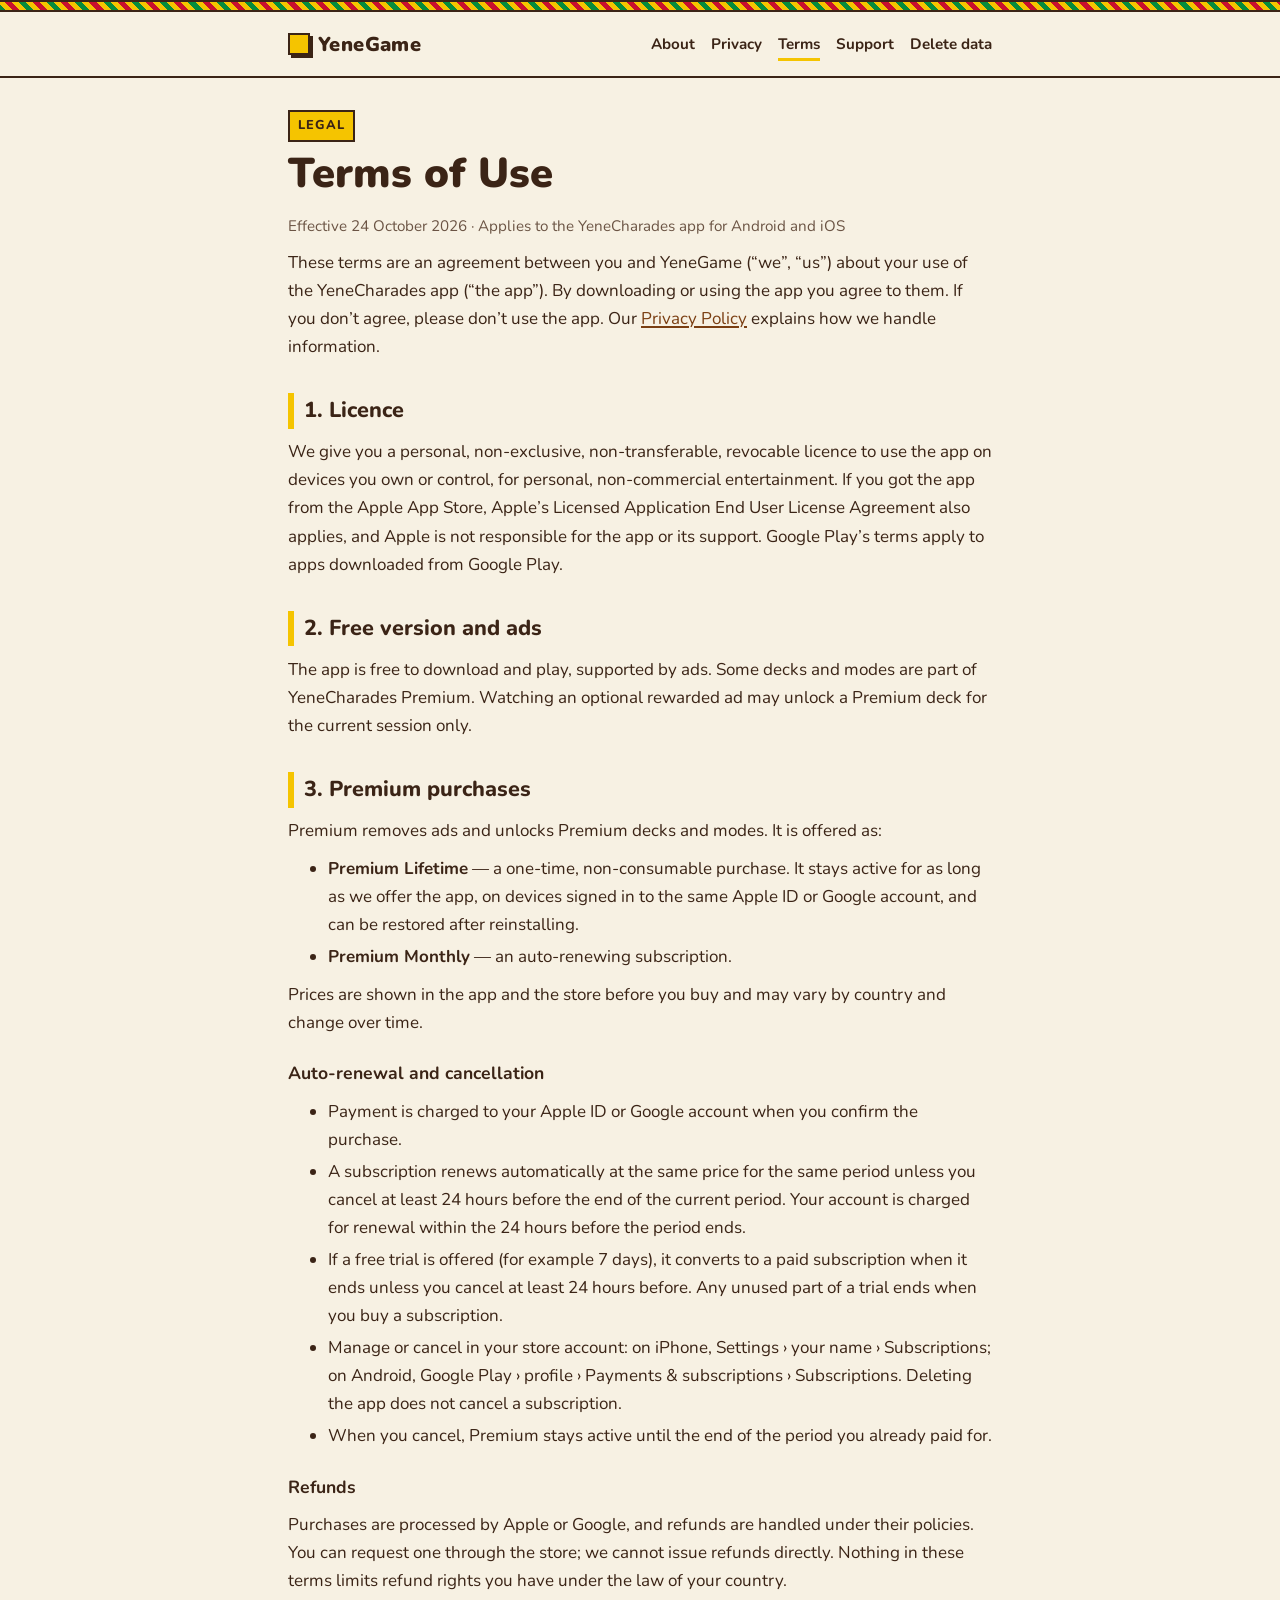
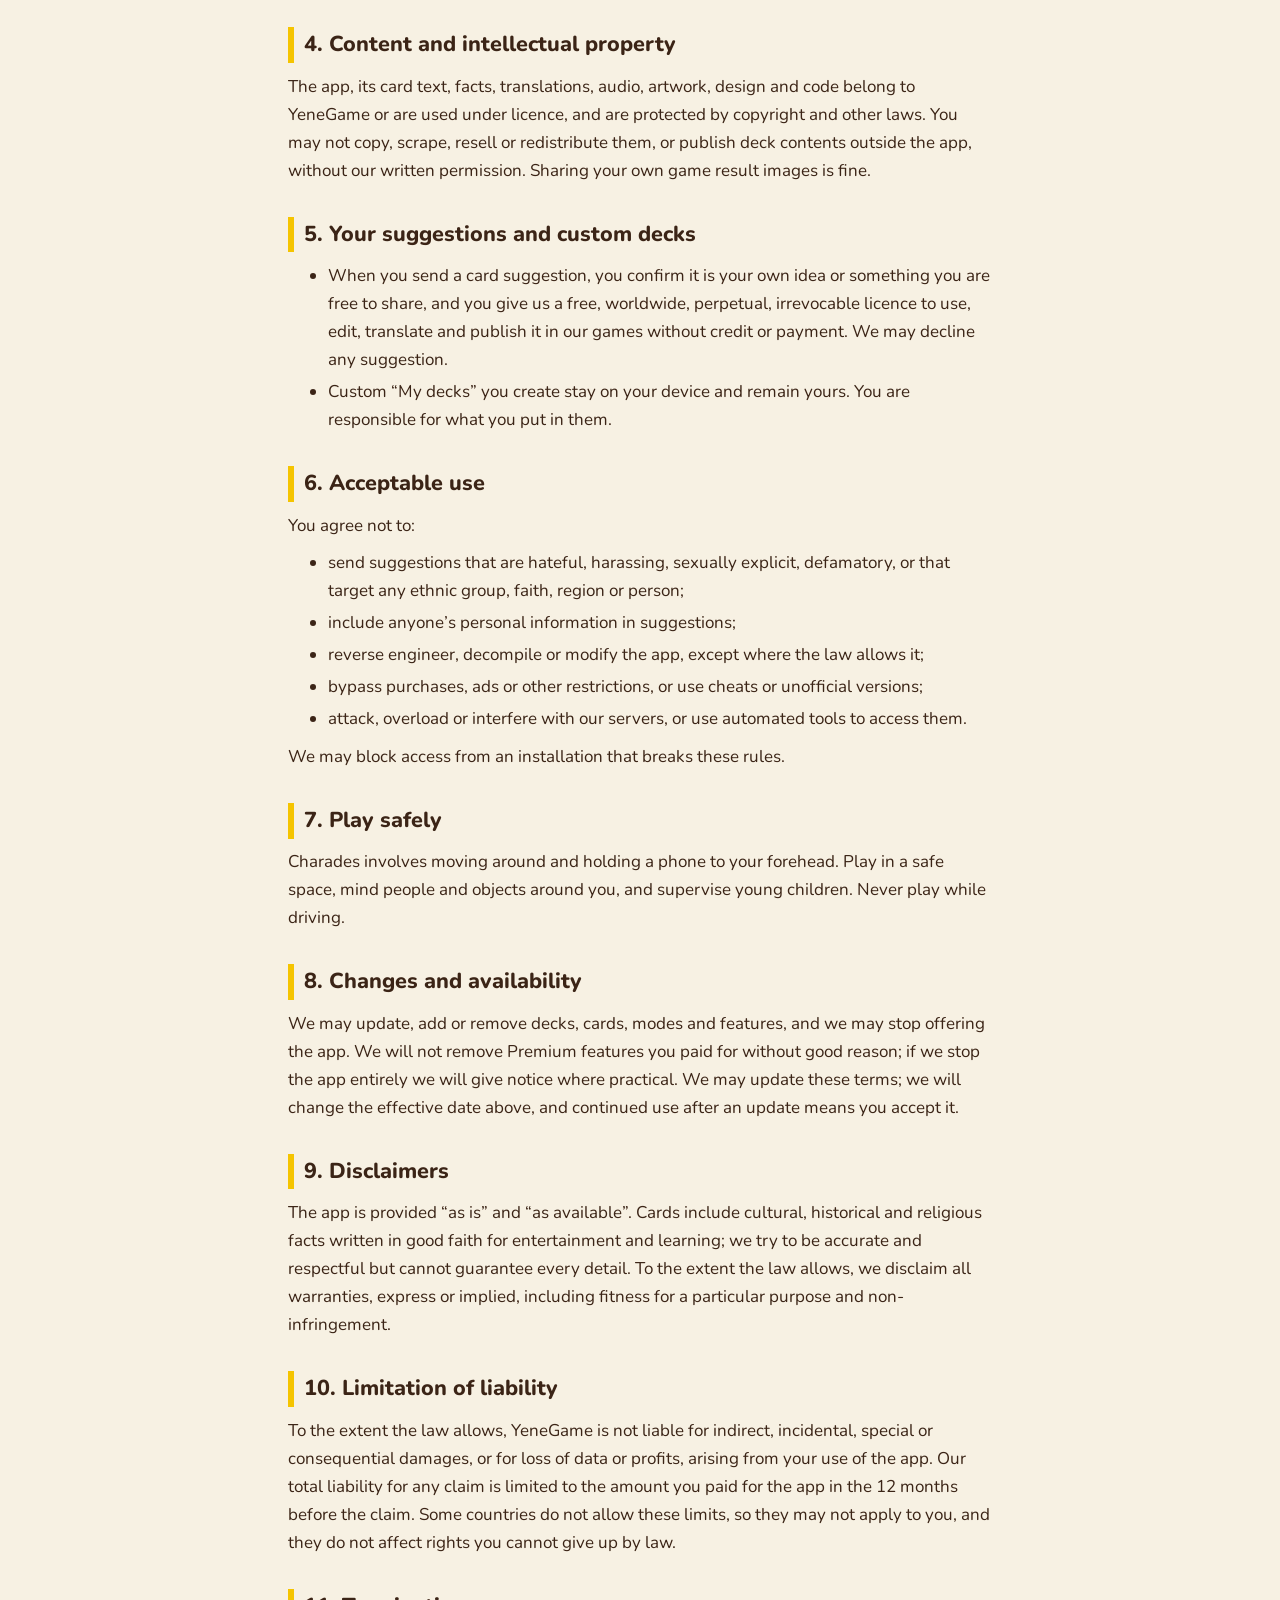
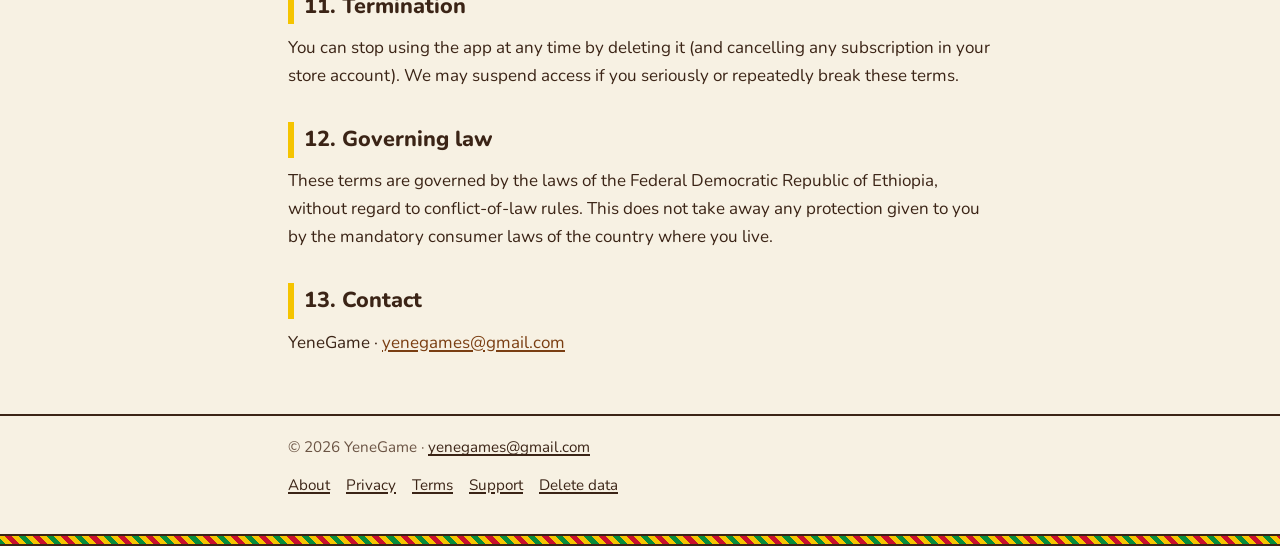
<file: terms/index.html>
<!doctype html>
<html lang="en">
<head>
<meta charset="utf-8">
<meta name="viewport" content="width=device-width, initial-scale=1">
<title>Terms of Use — YeneGame</title>
<meta name="description" content="Terms of Use for the YeneCharades app, including Premium subscriptions and purchases.">
<meta name="theme-color" content="#F7F1E3" media="(prefers-color-scheme: light)">
<meta name="theme-color" content="#1C130D" media="(prefers-color-scheme: dark)">
<link rel="icon" href="data:image/svg+xml,%3Csvg xmlns='http://www.w3.org/2000/svg' viewBox='0 0 16 16'%3E%3Crect width='16' height='16' fill='%233B2416'/%3E%3Crect x='3' y='3' width='10' height='10' fill='%23F5C400'/%3E%3C/svg%3E">
<link rel="preconnect" href="https://fonts.googleapis.com">
<link rel="preconnect" href="https://fonts.gstatic.com" crossorigin>
<link rel="stylesheet" href="https://fonts.googleapis.com/css2?family=Nunito:wght@400;700;800;900&display=swap">
<link rel="stylesheet" href="../style.css">
</head>
<body>
<a class="skip" href="#main">Skip to content</a>
<div class="tibeb" aria-hidden="true"></div>
<header class="site"><div class="wrap">
<a class="brand" href="../"><span class="mark" aria-hidden="true"></span>YeneGame</a>
<nav aria-label="Main"><ul><li><a href="../">About</a></li><li><a href="../privacy/">Privacy</a></li><li><a href="../terms/" aria-current="page">Terms</a></li><li><a href="../support/">Support</a></li><li><a href="../delete-data/">Delete data</a></li></ul></nav>
</div></header>
<main id="main"><div class="wrap">
<span class="eyebrow">Legal</span>
<h1>Terms of Use</h1>
<p class="meta">Effective 24 October 2026 &middot; Applies to the YeneCharades app for Android and iOS</p>

<p>These terms are an agreement between you and YeneGame (&ldquo;we&rdquo;, &ldquo;us&rdquo;) about your use of the YeneCharades app (&ldquo;the app&rdquo;). By downloading or using the app you agree to them. If you don&rsquo;t agree, please don&rsquo;t use the app. Our <a href="../privacy/">Privacy Policy</a> explains how we handle information.</p>

<h2>1. Licence</h2>
<p>We give you a personal, non-exclusive, non-transferable, revocable licence to use the app on devices you own or control, for personal, non-commercial entertainment. If you got the app from the Apple App Store, Apple&rsquo;s Licensed Application End User License Agreement also applies, and Apple is not responsible for the app or its support. Google Play&rsquo;s terms apply to apps downloaded from Google Play.</p>

<h2>2. Free version and ads</h2>
<p>The app is free to download and play, supported by ads. Some decks and modes are part of YeneCharades Premium. Watching an optional rewarded ad may unlock a Premium deck for the current session only.</p>

<h2>3. Premium purchases</h2>
<p>Premium removes ads and unlocks Premium decks and modes. It is offered as:</p>
<ul>
<li><strong>Premium Lifetime</strong> &mdash; a one-time, non-consumable purchase. It stays active for as long as we offer the app, on devices signed in to the same Apple ID or Google account, and can be restored after reinstalling.</li>
<li><strong>Premium Monthly</strong> &mdash; an auto-renewing subscription.</li>
</ul>
<p>Prices are shown in the app and the store before you buy and may vary by country and change over time.</p>
<h3>Auto-renewal and cancellation</h3>
<ul>
<li>Payment is charged to your Apple ID or Google account when you confirm the purchase.</li>
<li>A subscription renews automatically at the same price for the same period unless you cancel at least 24 hours before the end of the current period. Your account is charged for renewal within the 24 hours before the period ends.</li>
<li>If a free trial is offered (for example 7 days), it converts to a paid subscription when it ends unless you cancel at least 24 hours before. Any unused part of a trial ends when you buy a subscription.</li>
<li>Manage or cancel in your store account: on iPhone, Settings &rsaquo; your name &rsaquo; Subscriptions; on Android, Google Play &rsaquo; profile &rsaquo; Payments &amp; subscriptions &rsaquo; Subscriptions. Deleting the app does not cancel a subscription.</li>
<li>When you cancel, Premium stays active until the end of the period you already paid for.</li>
</ul>
<h3>Refunds</h3>
<p>Purchases are processed by Apple or Google, and refunds are handled under their policies. You can request one through the store; we cannot issue refunds directly. Nothing in these terms limits refund rights you have under the law of your country.</p>

<h2>4. Content and intellectual property</h2>
<p>The app, its card text, facts, translations, audio, artwork, design and code belong to YeneGame or are used under licence, and are protected by copyright and other laws. You may not copy, scrape, resell or redistribute them, or publish deck contents outside the app, without our written permission. Sharing your own game result images is fine.</p>

<h2>5. Your suggestions and custom decks</h2>
<ul>
<li>When you send a card suggestion, you confirm it is your own idea or something you are free to share, and you give us a free, worldwide, perpetual, irrevocable licence to use, edit, translate and publish it in our games without credit or payment. We may decline any suggestion.</li>
<li>Custom &ldquo;My decks&rdquo; you create stay on your device and remain yours. You are responsible for what you put in them.</li>
</ul>

<h2>6. Acceptable use</h2>
<p>You agree not to:</p>
<ul>
<li>send suggestions that are hateful, harassing, sexually explicit, defamatory, or that target any ethnic group, faith, region or person;</li>
<li>include anyone&rsquo;s personal information in suggestions;</li>
<li>reverse engineer, decompile or modify the app, except where the law allows it;</li>
<li>bypass purchases, ads or other restrictions, or use cheats or unofficial versions;</li>
<li>attack, overload or interfere with our servers, or use automated tools to access them.</li>
</ul>
<p>We may block access from an installation that breaks these rules.</p>

<h2>7. Play safely</h2>
<p>Charades involves moving around and holding a phone to your forehead. Play in a safe space, mind people and objects around you, and supervise young children. Never play while driving.</p>

<h2>8. Changes and availability</h2>
<p>We may update, add or remove decks, cards, modes and features, and we may stop offering the app. We will not remove Premium features you paid for without good reason; if we stop the app entirely we will give notice where practical. We may update these terms; we will change the effective date above, and continued use after an update means you accept it.</p>

<h2>9. Disclaimers</h2>
<p>The app is provided &ldquo;as is&rdquo; and &ldquo;as available&rdquo;. Cards include cultural, historical and religious facts written in good faith for entertainment and learning; we try to be accurate and respectful but cannot guarantee every detail. To the extent the law allows, we disclaim all warranties, express or implied, including fitness for a particular purpose and non-infringement.</p>

<h2>10. Limitation of liability</h2>
<p>To the extent the law allows, YeneGame is not liable for indirect, incidental, special or consequential damages, or for loss of data or profits, arising from your use of the app. Our total liability for any claim is limited to the amount you paid for the app in the 12 months before the claim. Some countries do not allow these limits, so they may not apply to you, and they do not affect rights you cannot give up by law.</p>

<h2>11. Termination</h2>
<p>You can stop using the app at any time by deleting it (and cancelling any subscription in your store account). We may suspend access if you seriously or repeatedly break these terms.</p>

<h2>12. Governing law</h2>
<p>These terms are governed by the laws of the Federal Democratic Republic of Ethiopia, without regard to conflict-of-law rules. This does not take away any protection given to you by the mandatory consumer laws of the country where you live.</p>

<h2>13. Contact</h2>
<p>YeneGame &middot; <a href="mailto:yenegames@gmail.com">yenegames@gmail.com</a></p>
</div></main>
<footer class="site"><div class="wrap">
<div>&copy; 2026 YeneGame &middot; <a href="mailto:yenegames@gmail.com">yenegames@gmail.com</a></div>
<ul><li><a href="../">About</a></li><li><a href="../privacy/">Privacy</a></li><li><a href="../terms/">Terms</a></li><li><a href="../support/">Support</a></li><li><a href="../delete-data/">Delete data</a></li></ul>
</div></footer>
<div class="tibeb" aria-hidden="true"></div>
</body>
</html>
</file>
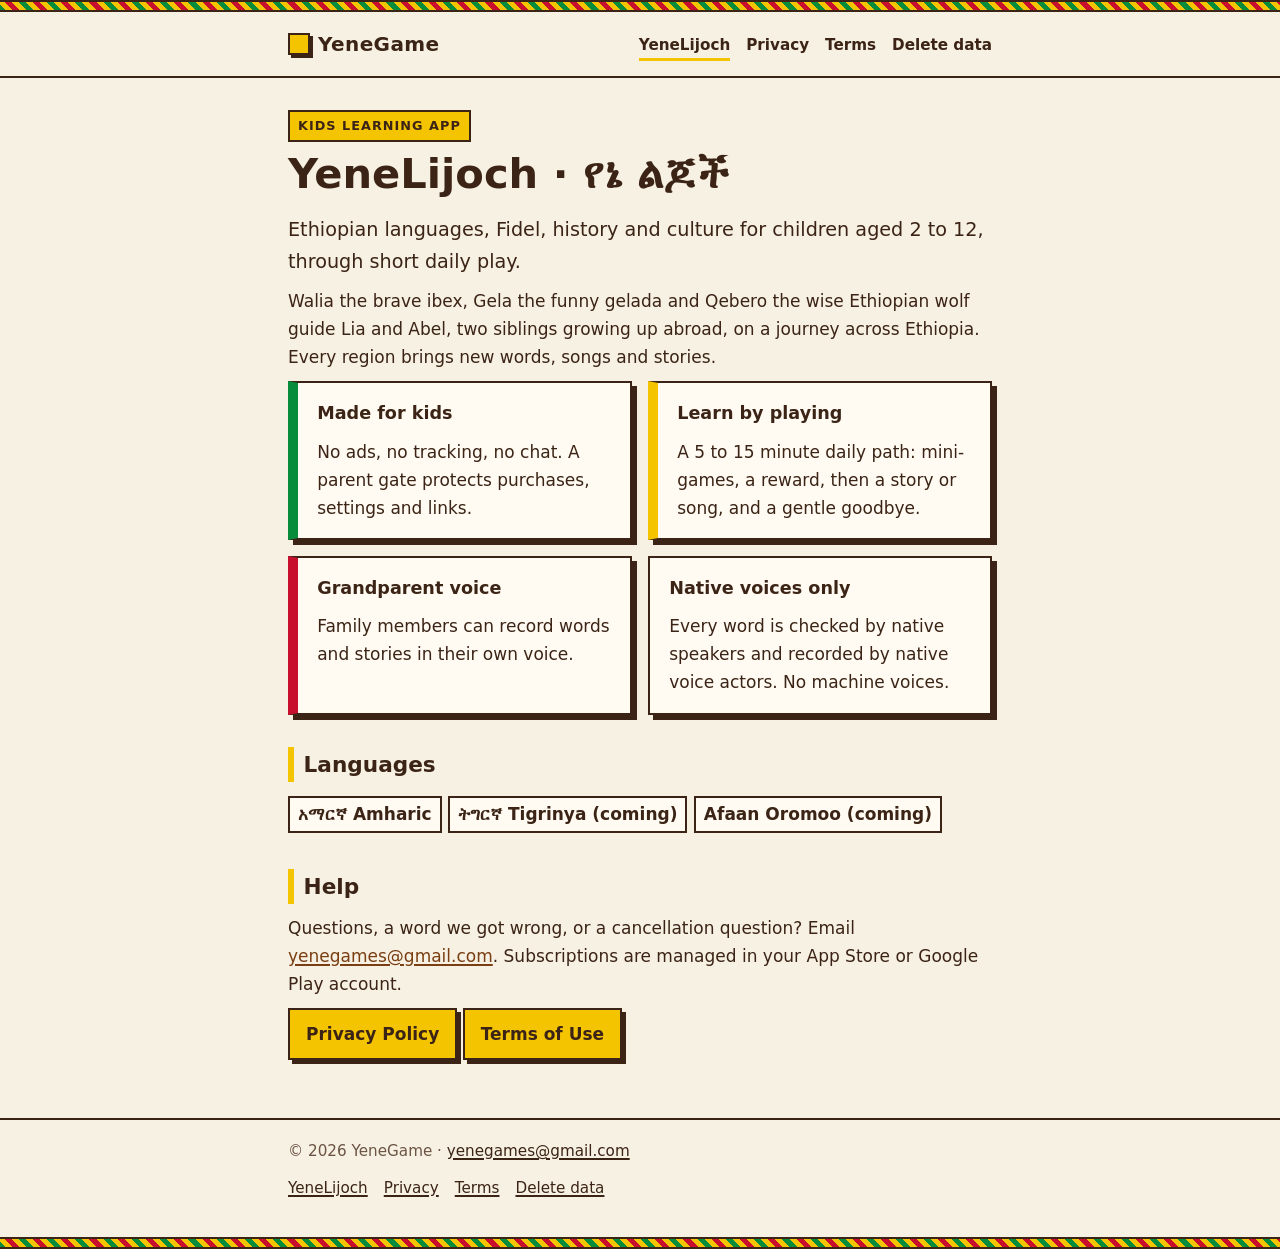
<file: yenelijoch/index.html>
<!doctype html>
<html lang="en">
<head>
<meta charset="utf-8">
<meta name="viewport" content="width=device-width, initial-scale=1">
<title>YeneLijoch | YeneLijoch</title>
<meta name="description" content="YeneLijoch: Ethiopian languages, Fidel and culture for kids.">
<meta name="theme-color" content="#F7F1E3" media="(prefers-color-scheme: light)">
<meta name="theme-color" content="#1C130D" media="(prefers-color-scheme: dark)">
<link rel="icon" href="data:image/svg+xml,%3Csvg xmlns='http://www.w3.org/2000/svg' viewBox='0 0 16 16'%3E%3Crect width='16' height='16' fill='%233B2416'/%3E%3Crect x='3' y='3' width='10' height='10' fill='%23F5C400'/%3E%3C/svg%3E">
<link rel="stylesheet" href="../style.css">
</head>
<body>
<a class="skip" href="#main">Skip to content</a>
<div class="tibeb" aria-hidden="true"></div>
<header class="site"><div class="wrap">
<a class="brand" href="../"><span class="mark" aria-hidden="true"></span>YeneGame</a>
<nav aria-label="YeneLijoch"><ul><li><a href="../yenelijoch/" aria-current="page">YeneLijoch</a></li><li><a href="../yenelijoch/privacy/">Privacy</a></li><li><a href="../yenelijoch/terms/">Terms</a></li><li><a href="../yenelijoch/delete-data/">Delete data</a></li></ul></nav>
</div></header>
<main id="main"><div class="wrap">
<span class="eyebrow">Kids learning app</span>
<h1>YeneLijoch &middot; የኔ ልጆች</h1>
<p class="lead">Ethiopian languages, Fidel, history and culture for children aged 2 to 12, through short daily play.</p>
<p>Walia the brave ibex, Gela the funny gelada and Qebero the wise Ethiopian wolf guide Lia and Abel, two siblings growing up abroad, on a journey across Ethiopia. Every region brings new words, songs and stories.</p>
<div class="grid">
  <div class="card green"><h3>Made for kids</h3><p>No ads, no tracking, no chat. A parent gate protects purchases, settings and links.</p></div>
  <div class="card gold"><h3>Learn by playing</h3><p>A 5 to 15 minute daily path: mini-games, a reward, then a story or song, and a gentle goodbye.</p></div>
  <div class="card red"><h3>Grandparent voice</h3><p>Family members can record words and stories in their own voice.</p></div>
  <div class="card"><h3>Native voices only</h3><p>Every word is checked by native speakers and recorded by native voice actors. No machine voices.</p></div>
</div>
<h2>Languages</h2>
<ul class="langs"><li>አማርኛ Amharic</li><li>ትግርኛ Tigrinya (coming)</li><li>Afaan Oromoo (coming)</li></ul>
<h2>Help</h2>
<p>Questions, a word we got wrong, or a cancellation question? Email <a href="mailto:yenegames@gmail.com">yenegames@gmail.com</a>. Subscriptions are managed in your App Store or Google Play account.</p>
<p><a class="btn" href="privacy/">Privacy Policy</a> <a class="btn" href="terms/">Terms of Use</a></p>

</div></main>
<footer class="site"><div class="wrap">
<div>&copy; 2026 YeneGame &middot; <a href="mailto:yenegames@gmail.com">yenegames@gmail.com</a></div>
<ul><li><a href="../yenelijoch/" aria-current="page">YeneLijoch</a></li><li><a href="../yenelijoch/privacy/">Privacy</a></li><li><a href="../yenelijoch/terms/">Terms</a></li><li><a href="../yenelijoch/delete-data/">Delete data</a></li></ul>
</div></footer>
<div class="tibeb" aria-hidden="true"></div>
</body>
</html>
</file>
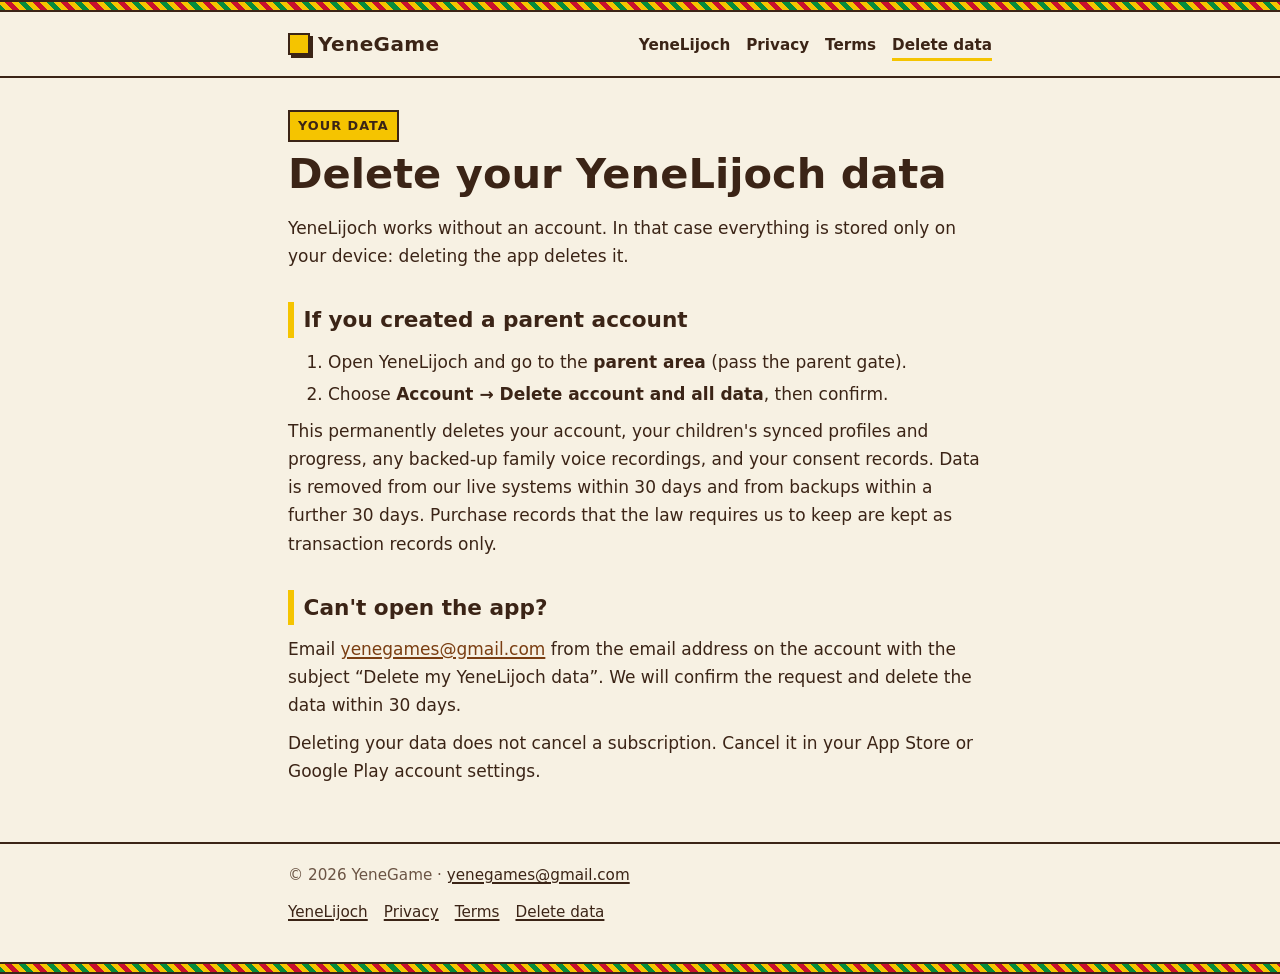
<file: yenelijoch/delete-data/index.html>
<!doctype html>
<html lang="en">
<head>
<meta charset="utf-8">
<meta name="viewport" content="width=device-width, initial-scale=1">
<title>Delete your data | YeneLijoch</title>
<meta name="description" content="How to delete your YeneLijoch account and data.">
<meta name="theme-color" content="#F7F1E3" media="(prefers-color-scheme: light)">
<meta name="theme-color" content="#1C130D" media="(prefers-color-scheme: dark)">
<link rel="icon" href="data:image/svg+xml,%3Csvg xmlns='http://www.w3.org/2000/svg' viewBox='0 0 16 16'%3E%3Crect width='16' height='16' fill='%233B2416'/%3E%3Crect x='3' y='3' width='10' height='10' fill='%23F5C400'/%3E%3C/svg%3E">
<link rel="stylesheet" href="../../style.css">
</head>
<body>
<a class="skip" href="#main">Skip to content</a>
<div class="tibeb" aria-hidden="true"></div>
<header class="site"><div class="wrap">
<a class="brand" href="../../"><span class="mark" aria-hidden="true"></span>YeneGame</a>
<nav aria-label="YeneLijoch"><ul><li><a href="../../yenelijoch/">YeneLijoch</a></li><li><a href="../../yenelijoch/privacy/">Privacy</a></li><li><a href="../../yenelijoch/terms/">Terms</a></li><li><a href="../../yenelijoch/delete-data/" aria-current="page">Delete data</a></li></ul></nav>
</div></header>
<main id="main"><div class="wrap">
<span class="eyebrow">Your data</span>
<h1>Delete your YeneLijoch data</h1>
<p>YeneLijoch works without an account. In that case everything is stored only on your device: deleting the app deletes it.</p>
<h2>If you created a parent account</h2>
<ol>
<li>Open YeneLijoch and go to the <strong>parent area</strong> (pass the parent gate).</li>
<li>Choose <strong>Account &rarr; Delete account and all data</strong>, then confirm.</li>
</ol>
<p>This permanently deletes your account, your children's synced profiles and progress, any backed-up family voice recordings, and your consent records. Data is removed from our live systems within 30 days and from backups within a further 30 days. Purchase records that the law requires us to keep are kept as transaction records only.</p>
<h2>Can't open the app?</h2>
<p>Email <a href="mailto:yenegames@gmail.com?subject=Delete%20my%20YeneLijoch%20data">yenegames@gmail.com</a> from the email address on the account with the subject &ldquo;Delete my YeneLijoch data&rdquo;. We will confirm the request and delete the data within 30 days.</p>
<p>Deleting your data does not cancel a subscription. Cancel it in your App Store or Google Play account settings.</p>

</div></main>
<footer class="site"><div class="wrap">
<div>&copy; 2026 YeneGame &middot; <a href="mailto:yenegames@gmail.com">yenegames@gmail.com</a></div>
<ul><li><a href="../../yenelijoch/">YeneLijoch</a></li><li><a href="../../yenelijoch/privacy/">Privacy</a></li><li><a href="../../yenelijoch/terms/">Terms</a></li><li><a href="../../yenelijoch/delete-data/" aria-current="page">Delete data</a></li></ul>
</div></footer>
<div class="tibeb" aria-hidden="true"></div>
</body>
</html>
</file>
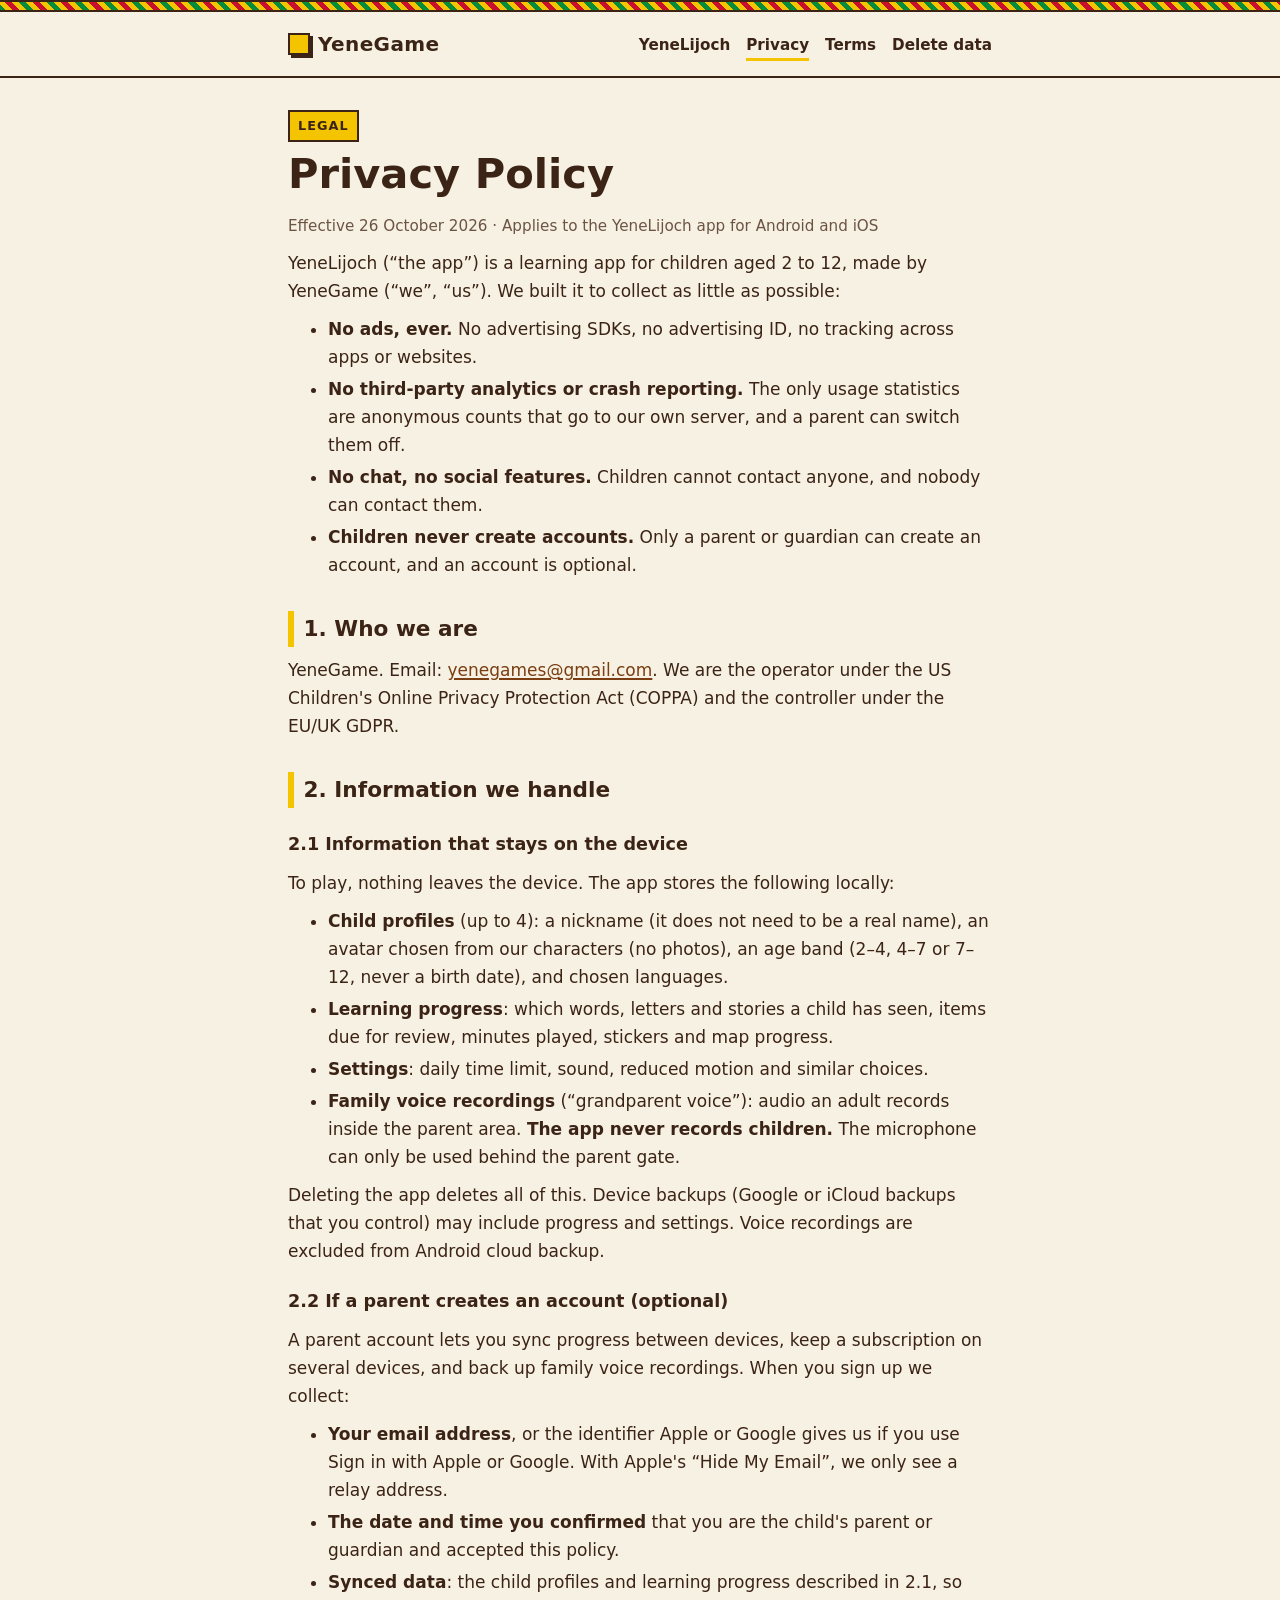
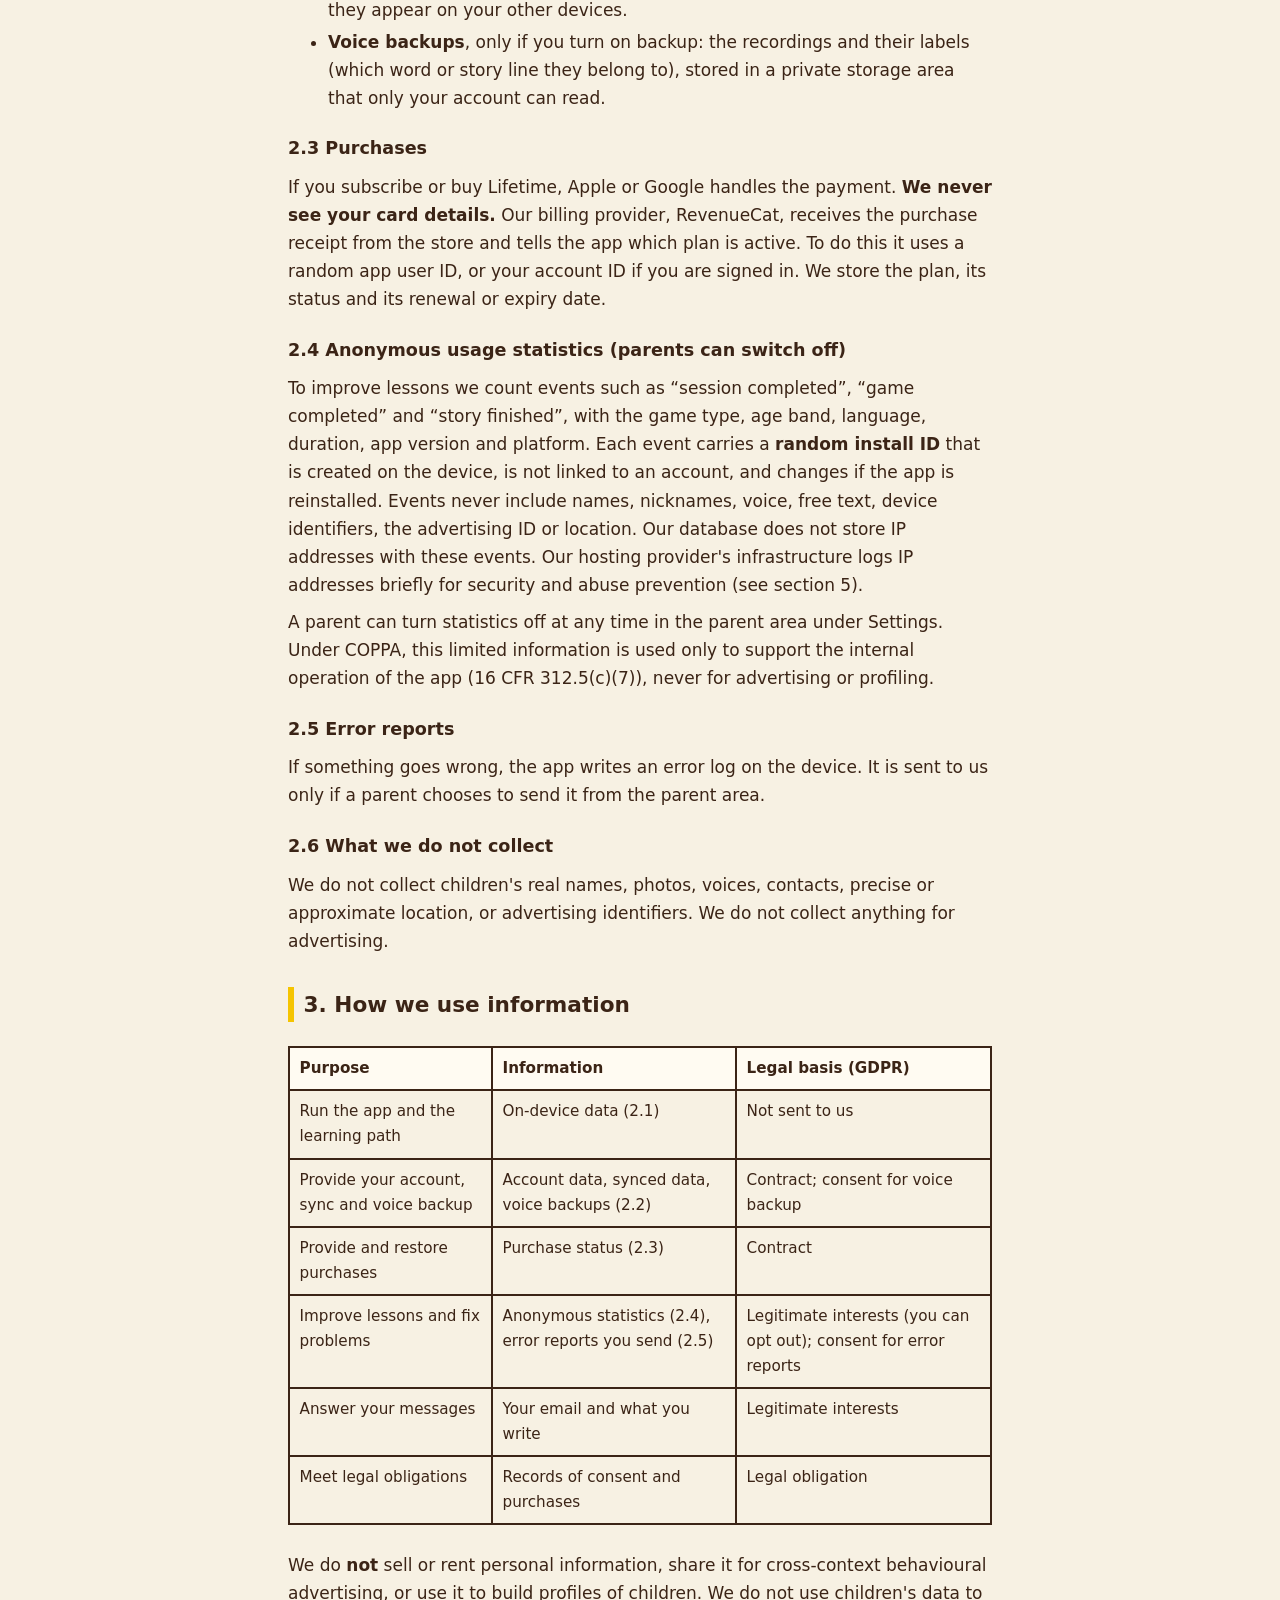
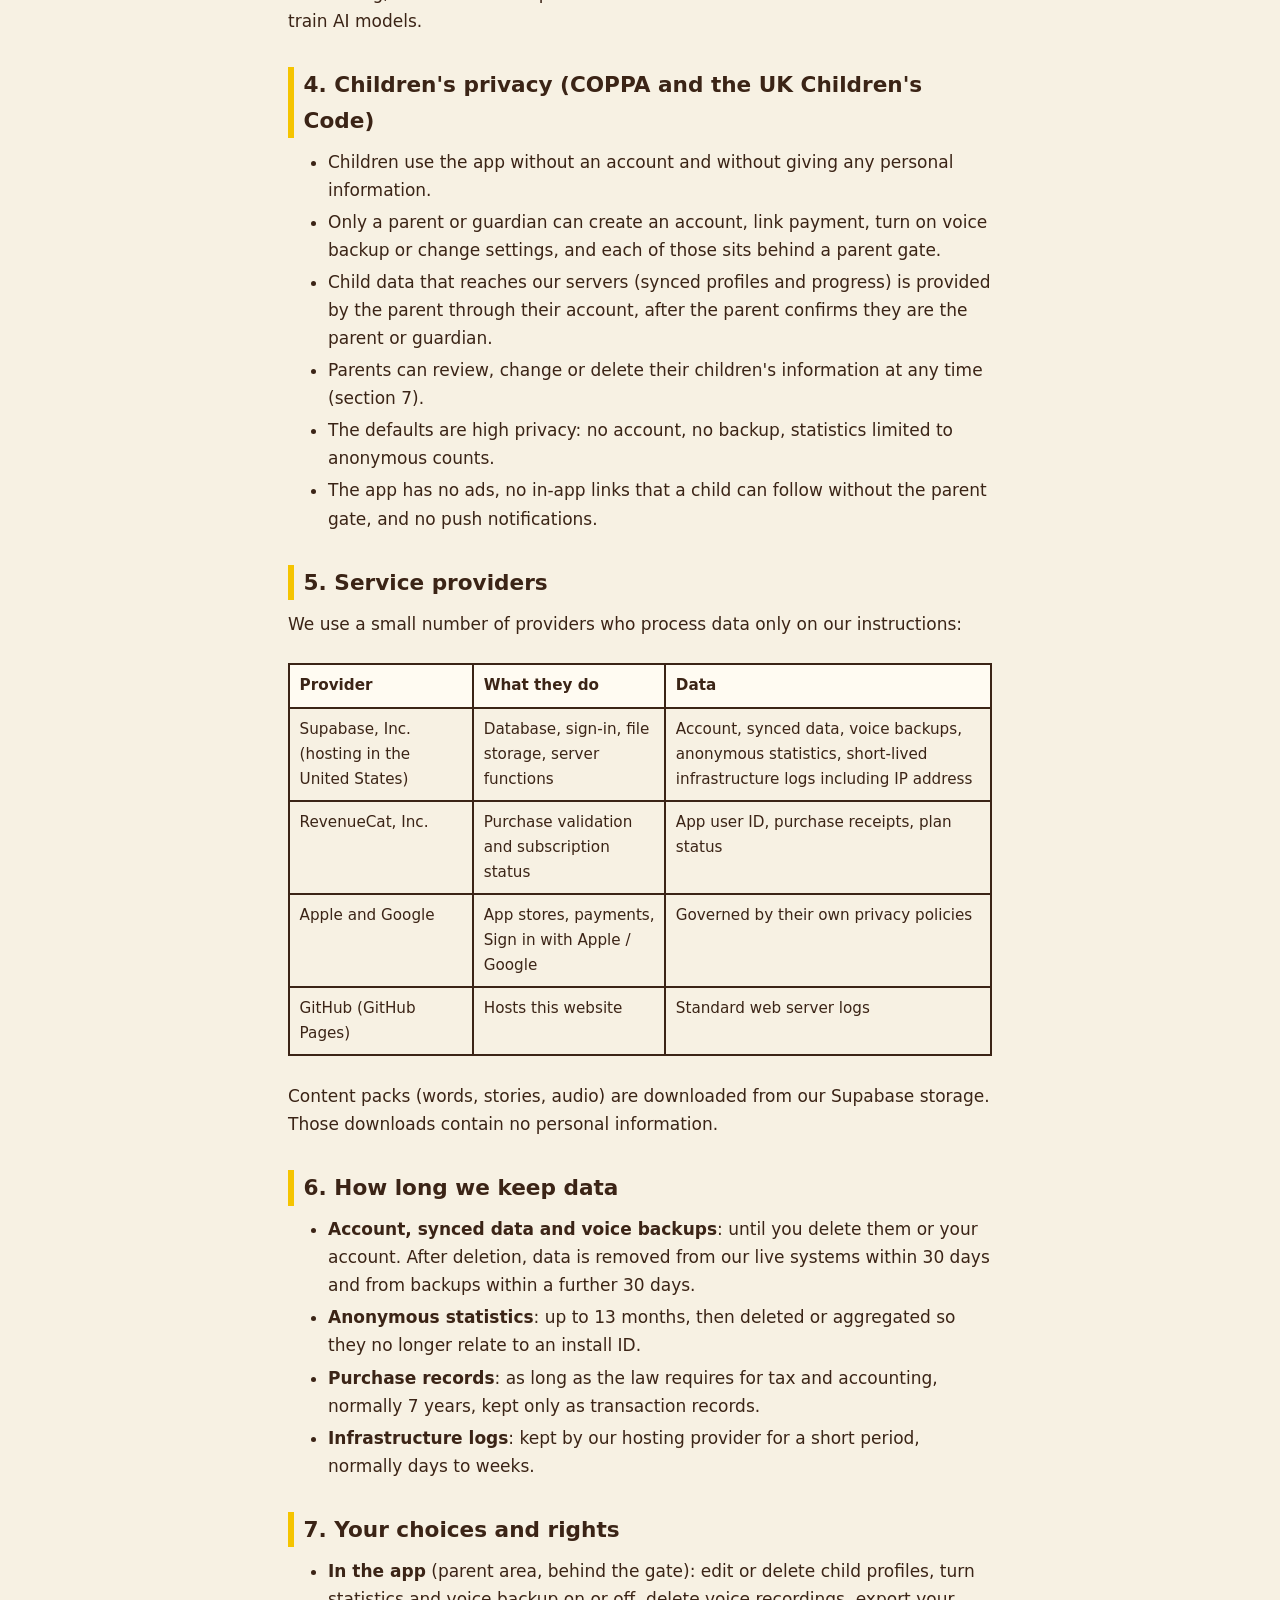
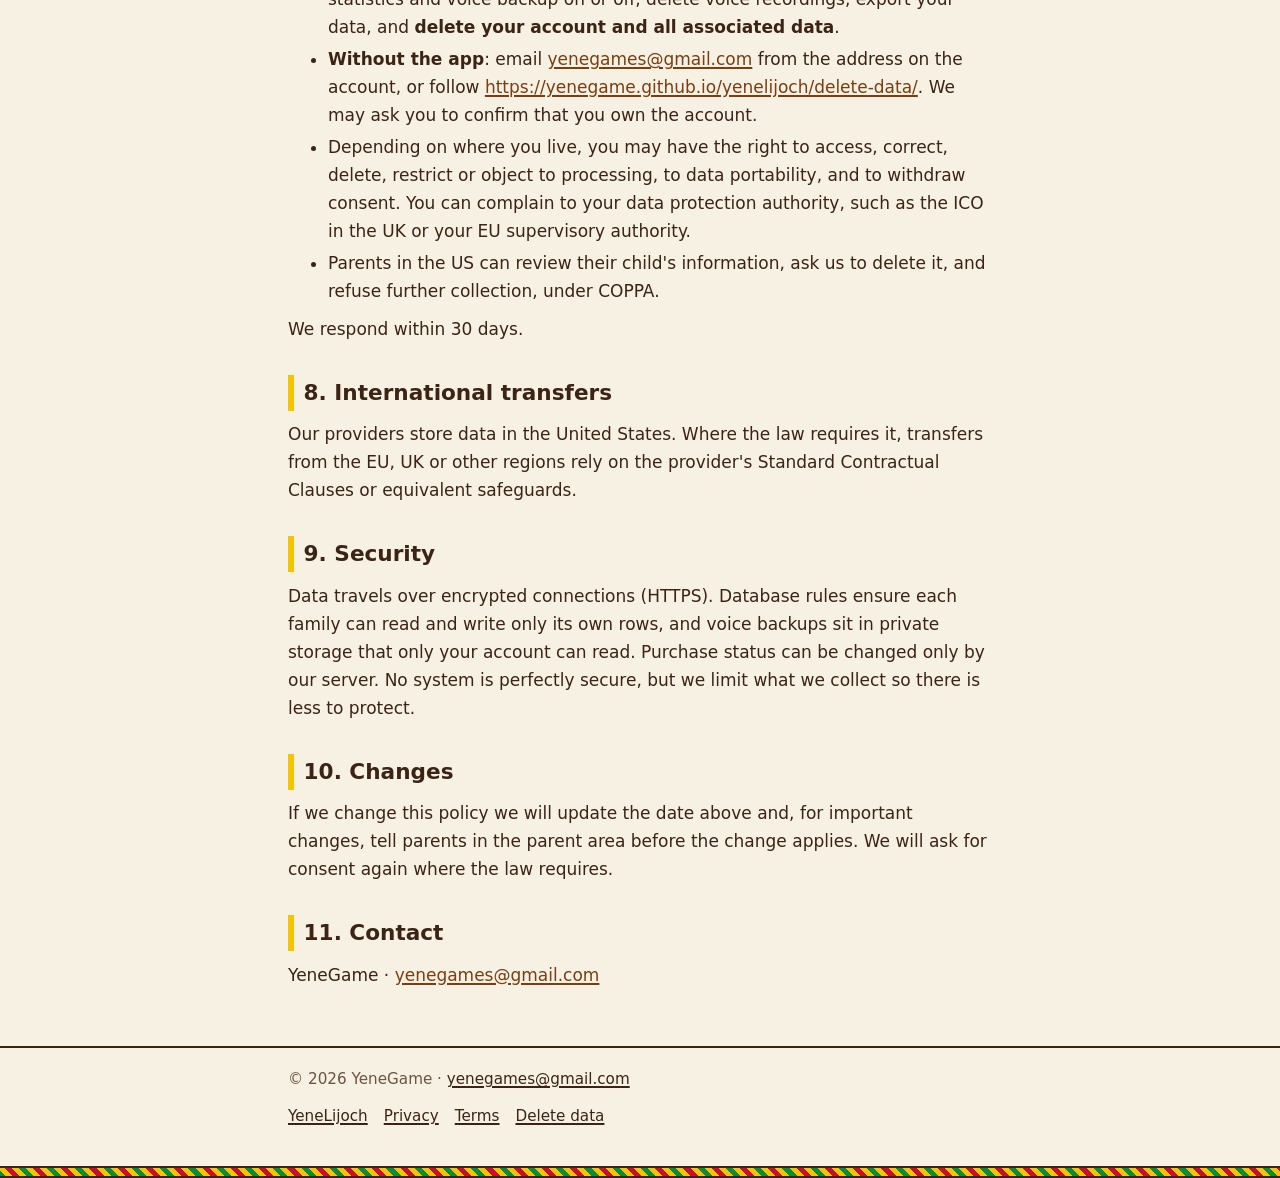
<file: yenelijoch/privacy/index.html>
<!doctype html>
<html lang="en">
<head>
<meta charset="utf-8">
<meta name="viewport" content="width=device-width, initial-scale=1">
<title>Privacy Policy | YeneLijoch</title>
<meta name="description" content="How the YeneLijoch kids app handles information.">
<meta name="theme-color" content="#F7F1E3" media="(prefers-color-scheme: light)">
<meta name="theme-color" content="#1C130D" media="(prefers-color-scheme: dark)">
<link rel="icon" href="data:image/svg+xml,%3Csvg xmlns='http://www.w3.org/2000/svg' viewBox='0 0 16 16'%3E%3Crect width='16' height='16' fill='%233B2416'/%3E%3Crect x='3' y='3' width='10' height='10' fill='%23F5C400'/%3E%3C/svg%3E">
<link rel="stylesheet" href="../../style.css">
</head>
<body>
<a class="skip" href="#main">Skip to content</a>
<div class="tibeb" aria-hidden="true"></div>
<header class="site"><div class="wrap">
<a class="brand" href="../../"><span class="mark" aria-hidden="true"></span>YeneGame</a>
<nav aria-label="YeneLijoch"><ul><li><a href="../../yenelijoch/">YeneLijoch</a></li><li><a href="../../yenelijoch/privacy/" aria-current="page">Privacy</a></li><li><a href="../../yenelijoch/terms/">Terms</a></li><li><a href="../../yenelijoch/delete-data/">Delete data</a></li></ul></nav>
</div></header>
<main id="main"><div class="wrap">
<span class="eyebrow">Legal</span>
<h1>Privacy Policy</h1>
<p class="meta">Effective 26 October 2026 · Applies to the YeneLijoch app for Android and iOS</p>
<p>YeneLijoch (“the app”) is a learning app for children aged 2 to 12, made by YeneGame (“we”, “us”). We built it to collect as little as possible:</p>
<ul><li><strong>No ads, ever.</strong> No advertising SDKs, no advertising ID, no tracking across apps or websites.</li><li><strong>No third-party analytics or crash reporting.</strong> The only usage statistics are anonymous counts that go to our own server, and a parent can switch them off.</li><li><strong>No chat, no social features.</strong> Children cannot contact anyone, and nobody can contact them.</li><li><strong>Children never create accounts.</strong> Only a parent or guardian can create an account, and an account is optional.</li></ul>
<h2 id="1-who-we-are">1. Who we are</h2>
<p>YeneGame. Email: <a href="mailto:yenegames@gmail.com">yenegames@gmail.com</a>. We are the operator under the US Children's Online Privacy Protection Act (COPPA) and the controller under the EU/UK GDPR.</p>
<h2 id="2-information-we-handle">2. Information we handle</h2>
<h3 id="2-1-information-that-stays-on-the-device">2.1 Information that stays on the device</h3>
<p>To play, nothing leaves the device. The app stores the following locally:</p>
<ul><li><strong>Child profiles</strong> (up to 4): a nickname (it does not need to be a real name), an avatar chosen from our characters (no photos), an age band (2–4, 4–7 or 7–12, never a birth date), and chosen languages.</li><li><strong>Learning progress</strong>: which words, letters and stories a child has seen, items due for review, minutes played, stickers and map progress.</li><li><strong>Settings</strong>: daily time limit, sound, reduced motion and similar choices.</li><li><strong>Family voice recordings</strong> (“grandparent voice”): audio an adult records inside the parent area. <strong>The app never records children.</strong> The microphone can only be used behind the parent gate.</li></ul>
<p>Deleting the app deletes all of this. Device backups (Google or iCloud backups that you control) may include progress and settings. Voice recordings are excluded from Android cloud backup.</p>
<h3 id="2-2-if-a-parent-creates-an-account-optional">2.2 If a parent creates an account (optional)</h3>
<p>A parent account lets you sync progress between devices, keep a subscription on several devices, and back up family voice recordings. When you sign up we collect:</p>
<ul><li><strong>Your email address</strong>, or the identifier Apple or Google gives us if you use Sign in with Apple or Google. With Apple's “Hide My Email”, we only see a relay address.</li><li><strong>The date and time you confirmed</strong> that you are the child's parent or guardian and accepted this policy.</li><li><strong>Synced data</strong>: the child profiles and learning progress described in 2.1, so they appear on your other devices.</li><li><strong>Voice backups</strong>, only if you turn on backup: the recordings and their labels (which word or story line they belong to), stored in a private storage area that only your account can read.</li></ul>
<h3 id="2-3-purchases">2.3 Purchases</h3>
<p>If you subscribe or buy Lifetime, Apple or Google handles the payment. <strong>We never see your card details.</strong> Our billing provider, RevenueCat, receives the purchase receipt from the store and tells the app which plan is active. To do this it uses a random app user ID, or your account ID if you are signed in. We store the plan, its status and its renewal or expiry date.</p>
<h3 id="2-4-anonymous-usage-statistics-parents-can-switch-off">2.4 Anonymous usage statistics (parents can switch off)</h3>
<p>To improve lessons we count events such as “session completed”, “game completed” and “story finished”, with the game type, age band, language, duration, app version and platform. Each event carries a <strong>random install ID</strong> that is created on the device, is not linked to an account, and changes if the app is reinstalled. Events never include names, nicknames, voice, free text, device identifiers, the advertising ID or location. Our database does not store IP addresses with these events. Our hosting provider's infrastructure logs IP addresses briefly for security and abuse prevention (see section 5).</p>
<p>A parent can turn statistics off at any time in the parent area under Settings. Under COPPA, this limited information is used only to support the internal operation of the app (16 CFR 312.5(c)(7)), never for advertising or profiling.</p>
<h3 id="2-5-error-reports">2.5 Error reports</h3>
<p>If something goes wrong, the app writes an error log on the device. It is sent to us only if a parent chooses to send it from the parent area.</p>
<h3 id="2-6-what-we-do-not-collect">2.6 What we do not collect</h3>
<p>We do not collect children's real names, photos, voices, contacts, precise or approximate location, or advertising identifiers. We do not collect anything for advertising.</p>
<h2 id="3-how-we-use-information">3. How we use information</h2>
<div class="table-scroll"><table><thead><tr><th>Purpose</th><th>Information</th><th>Legal basis (GDPR)</th></tr></thead><tbody><tr><td>Run the app and the learning path</td><td>On-device data (2.1)</td><td>Not sent to us</td></tr><tr><td>Provide your account, sync and voice backup</td><td>Account data, synced data, voice backups (2.2)</td><td>Contract; consent for voice backup</td></tr><tr><td>Provide and restore purchases</td><td>Purchase status (2.3)</td><td>Contract</td></tr><tr><td>Improve lessons and fix problems</td><td>Anonymous statistics (2.4), error reports you send (2.5)</td><td>Legitimate interests (you can opt out); consent for error reports</td></tr><tr><td>Answer your messages</td><td>Your email and what you write</td><td>Legitimate interests</td></tr><tr><td>Meet legal obligations</td><td>Records of consent and purchases</td><td>Legal obligation</td></tr></tbody></table></div>
<p>We do <strong>not</strong> sell or rent personal information, share it for cross-context behavioural advertising, or use it to build profiles of children. We do not use children's data to train AI models.</p>
<h2 id="4-children-s-privacy-coppa-and-the-uk-children-s-code">4. Children's privacy (COPPA and the UK Children's Code)</h2>
<ul><li>Children use the app without an account and without giving any personal information.</li><li>Only a parent or guardian can create an account, link payment, turn on voice backup or change settings, and each of those sits behind a parent gate.</li><li>Child data that reaches our servers (synced profiles and progress) is provided by the parent through their account, after the parent confirms they are the parent or guardian.</li><li>Parents can review, change or delete their children's information at any time (section 7).</li><li>The defaults are high privacy: no account, no backup, statistics limited to anonymous counts.</li><li>The app has no ads, no in-app links that a child can follow without the parent gate, and no push notifications.</li></ul>
<h2 id="5-service-providers">5. Service providers</h2>
<p>We use a small number of providers who process data only on our instructions:</p>
<div class="table-scroll"><table><thead><tr><th>Provider</th><th>What they do</th><th>Data</th></tr></thead><tbody><tr><td>Supabase, Inc. (hosting in the United States)</td><td>Database, sign-in, file storage, server functions</td><td>Account, synced data, voice backups, anonymous statistics, short-lived infrastructure logs including IP address</td></tr><tr><td>RevenueCat, Inc.</td><td>Purchase validation and subscription status</td><td>App user ID, purchase receipts, plan status</td></tr><tr><td>Apple and Google</td><td>App stores, payments, Sign in with Apple / Google</td><td>Governed by their own privacy policies</td></tr><tr><td>GitHub (GitHub Pages)</td><td>Hosts this website</td><td>Standard web server logs</td></tr></tbody></table></div>
<p>Content packs (words, stories, audio) are downloaded from our Supabase storage. Those downloads contain no personal information.</p>
<h2 id="6-how-long-we-keep-data">6. How long we keep data</h2>
<ul><li><strong>Account, synced data and voice backups</strong>: until you delete them or your account. After deletion, data is removed from our live systems within 30 days and from backups within a further 30 days.</li><li><strong>Anonymous statistics</strong>: up to 13 months, then deleted or aggregated so they no longer relate to an install ID.</li><li><strong>Purchase records</strong>: as long as the law requires for tax and accounting, normally 7 years, kept only as transaction records.</li><li><strong>Infrastructure logs</strong>: kept by our hosting provider for a short period, normally days to weeks.</li></ul>
<h2 id="7-your-choices-and-rights">7. Your choices and rights</h2>
<ul><li><strong>In the app</strong> (parent area, behind the gate): edit or delete child profiles, turn statistics and voice backup on or off, delete voice recordings, export your data, and <strong>delete your account and all associated data</strong>.</li><li><strong>Without the app</strong>: email <a href="mailto:yenegames@gmail.com">yenegames@gmail.com</a> from the address on the account, or follow <a href="https://yenegame.github.io/yenelijoch/delete-data/">https://yenegame.github.io/yenelijoch/delete-data/</a>. We may ask you to confirm that you own the account.</li><li>Depending on where you live, you may have the right to access, correct, delete, restrict or object to processing, to data portability, and to withdraw consent. You can complain to your data protection authority, such as the ICO in the UK or your EU supervisory authority.</li><li>Parents in the US can review their child's information, ask us to delete it, and refuse further collection, under COPPA.</li></ul>
<p>We respond within 30 days.</p>
<h2 id="8-international-transfers">8. International transfers</h2>
<p>Our providers store data in the United States. Where the law requires it, transfers from the EU, UK or other regions rely on the provider's Standard Contractual Clauses or equivalent safeguards.</p>
<h2 id="9-security">9. Security</h2>
<p>Data travels over encrypted connections (HTTPS). Database rules ensure each family can read and write only its own rows, and voice backups sit in private storage that only your account can read. Purchase status can be changed only by our server. No system is perfectly secure, but we limit what we collect so there is less to protect.</p>
<h2 id="10-changes">10. Changes</h2>
<p>If we change this policy we will update the date above and, for important changes, tell parents in the parent area before the change applies. We will ask for consent again where the law requires.</p>
<h2 id="11-contact">11. Contact</h2>
<p>YeneGame · <a href="mailto:yenegames@gmail.com">yenegames@gmail.com</a></p>
</div></main>
<footer class="site"><div class="wrap">
<div>&copy; 2026 YeneGame &middot; <a href="mailto:yenegames@gmail.com">yenegames@gmail.com</a></div>
<ul><li><a href="../../yenelijoch/">YeneLijoch</a></li><li><a href="../../yenelijoch/privacy/" aria-current="page">Privacy</a></li><li><a href="../../yenelijoch/terms/">Terms</a></li><li><a href="../../yenelijoch/delete-data/">Delete data</a></li></ul>
</div></footer>
<div class="tibeb" aria-hidden="true"></div>
</body>
</html>
</file>
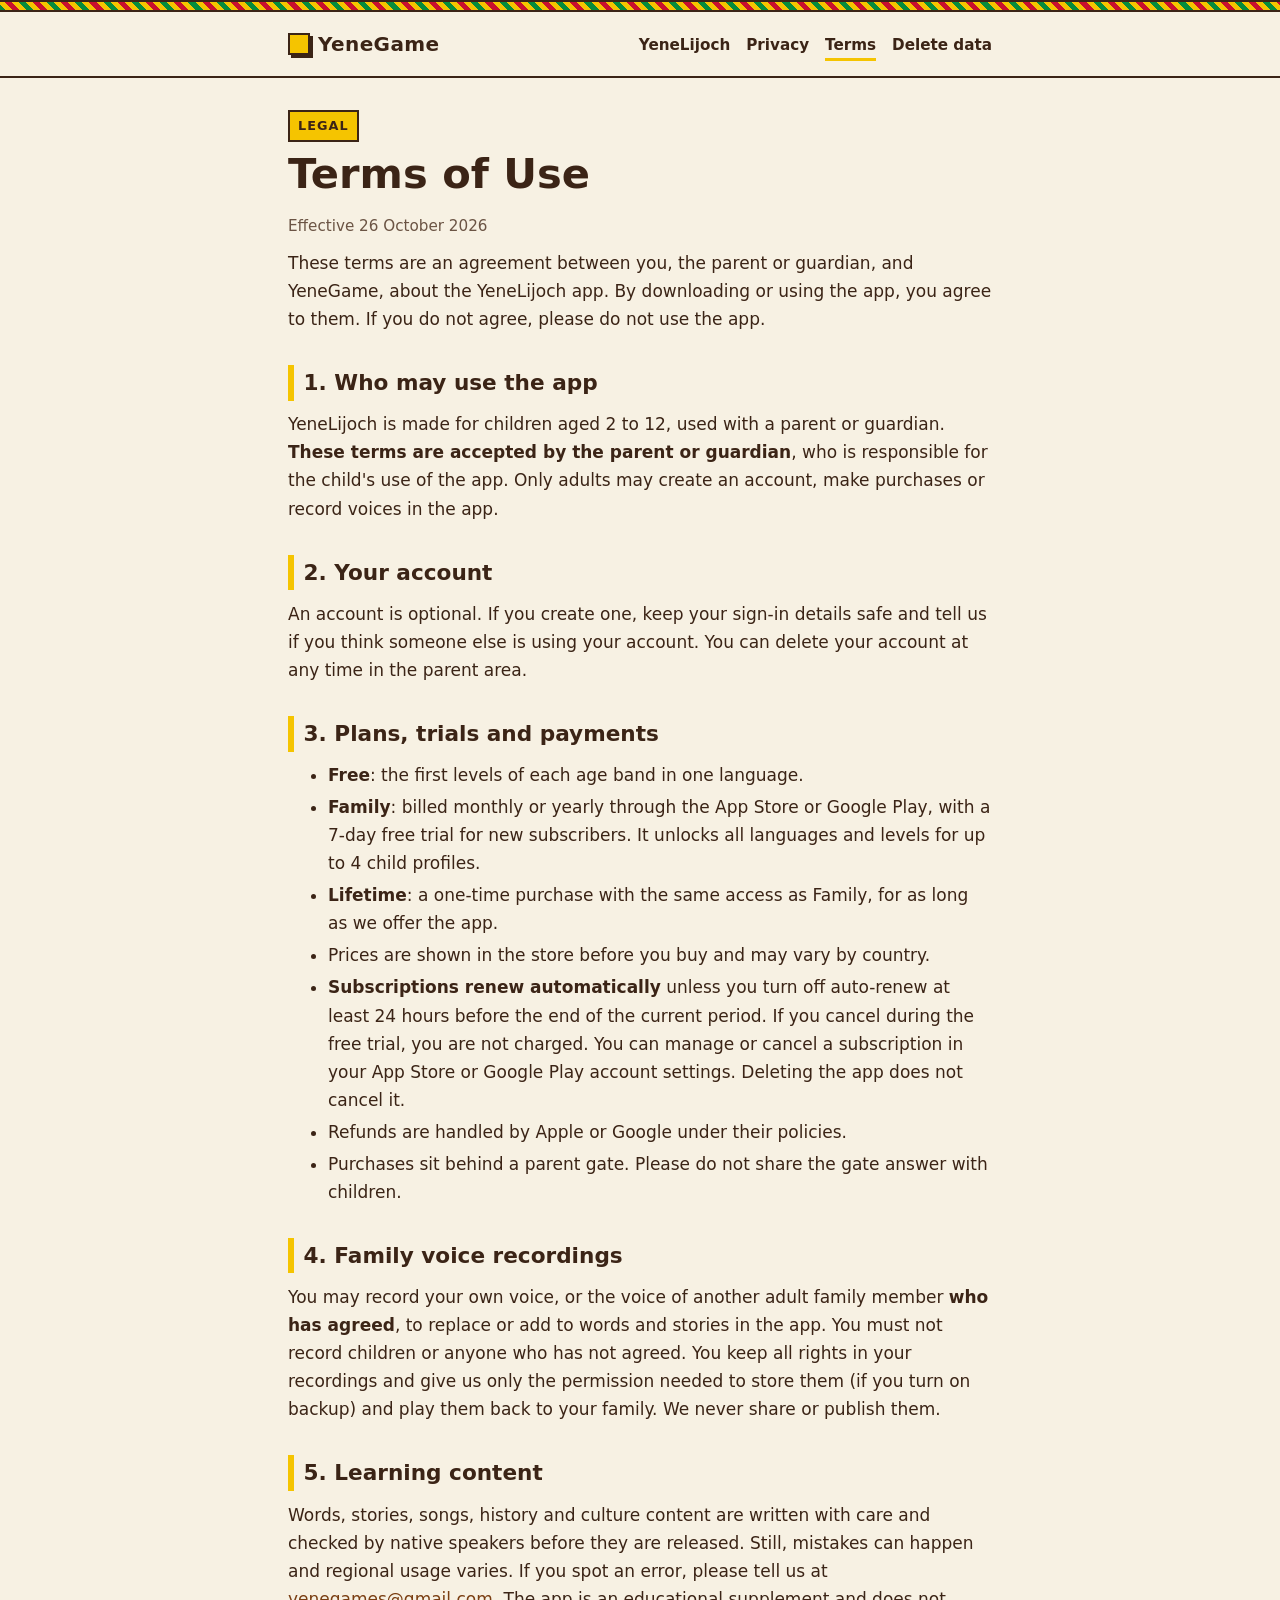
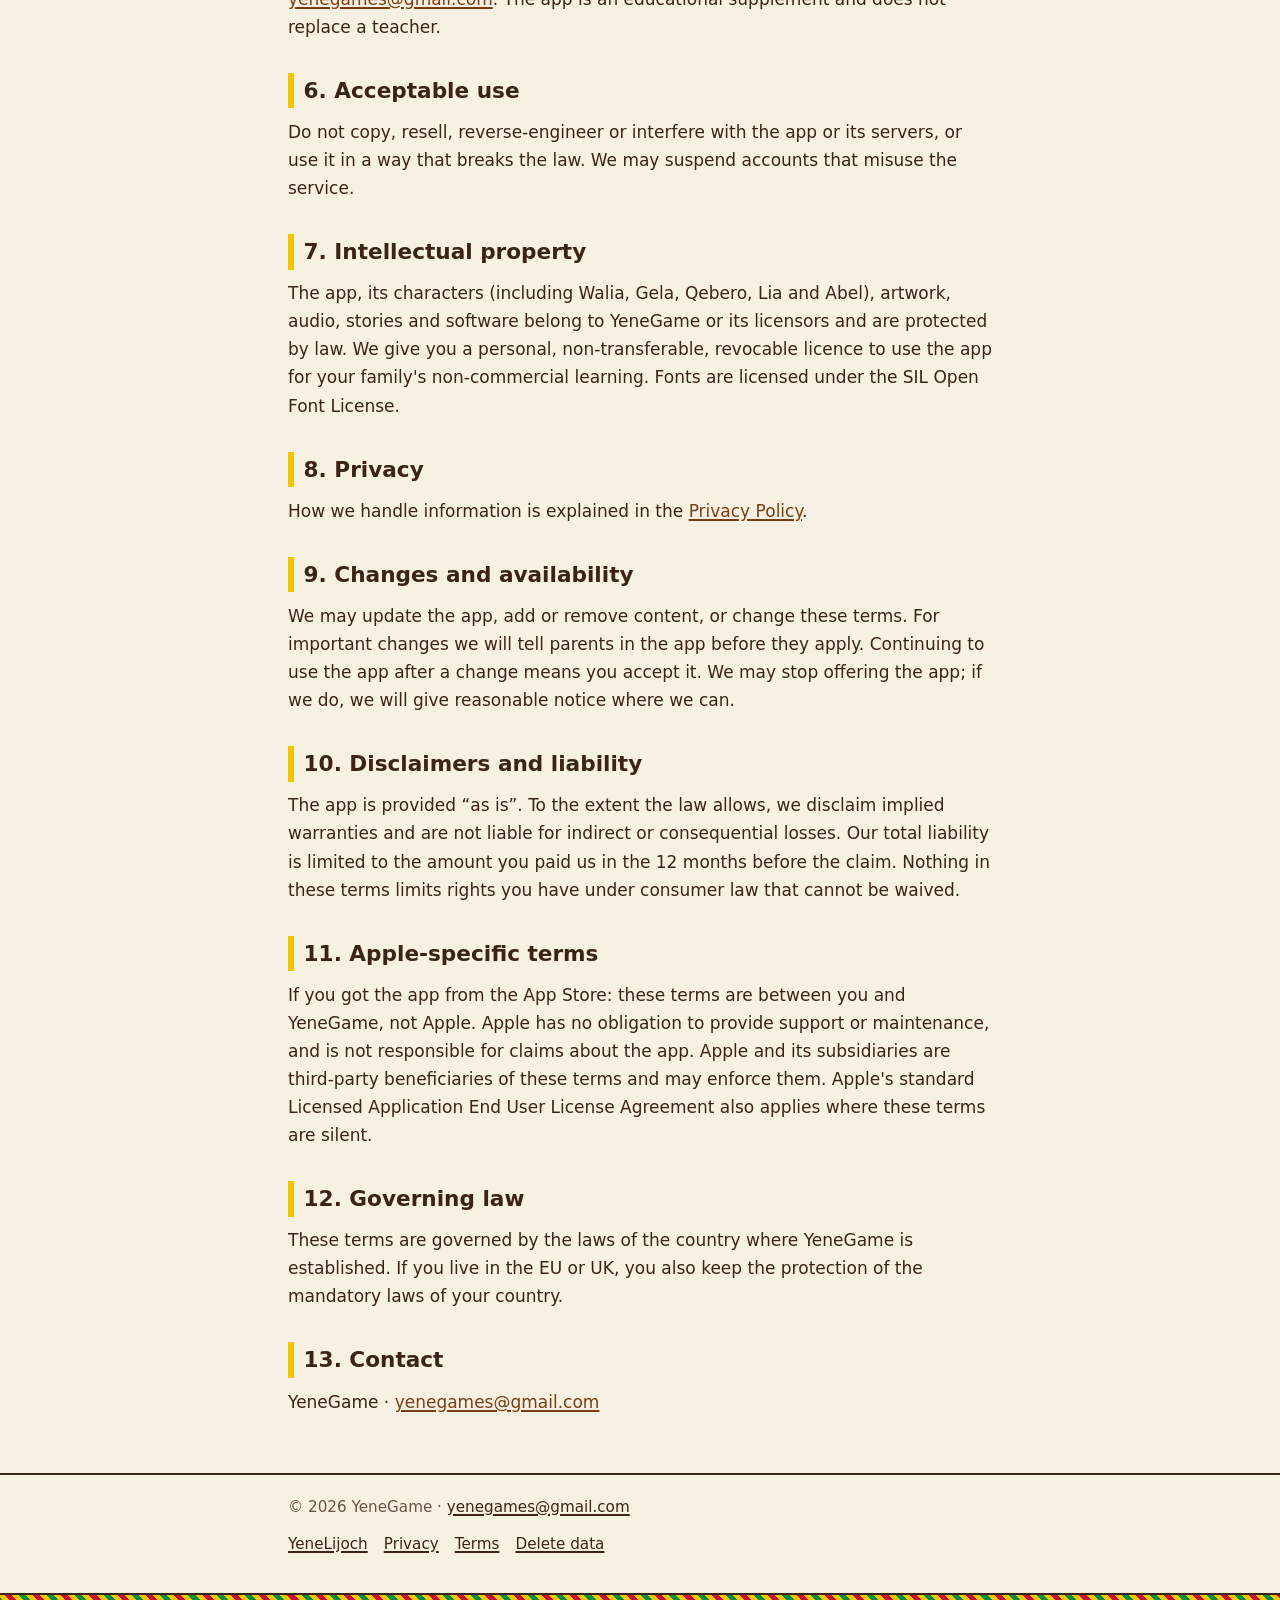
<file: yenelijoch/terms/index.html>
<!doctype html>
<html lang="en">
<head>
<meta charset="utf-8">
<meta name="viewport" content="width=device-width, initial-scale=1">
<title>Terms of Use | YeneLijoch</title>
<meta name="description" content="Terms of use for the YeneLijoch app.">
<meta name="theme-color" content="#F7F1E3" media="(prefers-color-scheme: light)">
<meta name="theme-color" content="#1C130D" media="(prefers-color-scheme: dark)">
<link rel="icon" href="data:image/svg+xml,%3Csvg xmlns='http://www.w3.org/2000/svg' viewBox='0 0 16 16'%3E%3Crect width='16' height='16' fill='%233B2416'/%3E%3Crect x='3' y='3' width='10' height='10' fill='%23F5C400'/%3E%3C/svg%3E">
<link rel="stylesheet" href="../../style.css">
</head>
<body>
<a class="skip" href="#main">Skip to content</a>
<div class="tibeb" aria-hidden="true"></div>
<header class="site"><div class="wrap">
<a class="brand" href="../../"><span class="mark" aria-hidden="true"></span>YeneGame</a>
<nav aria-label="YeneLijoch"><ul><li><a href="../../yenelijoch/">YeneLijoch</a></li><li><a href="../../yenelijoch/privacy/">Privacy</a></li><li><a href="../../yenelijoch/terms/" aria-current="page">Terms</a></li><li><a href="../../yenelijoch/delete-data/">Delete data</a></li></ul></nav>
</div></header>
<main id="main"><div class="wrap">
<span class="eyebrow">Legal</span>
<h1>Terms of Use</h1>
<p class="meta">Effective 26 October 2026</p>
<p>These terms are an agreement between you, the parent or guardian, and YeneGame, about the YeneLijoch app. By downloading or using the app, you agree to them. If you do not agree, please do not use the app.</p>
<h2 id="1-who-may-use-the-app">1. Who may use the app</h2>
<p>YeneLijoch is made for children aged 2 to 12, used with a parent or guardian. <strong>These terms are accepted by the parent or guardian</strong>, who is responsible for the child's use of the app. Only adults may create an account, make purchases or record voices in the app.</p>
<h2 id="2-your-account">2. Your account</h2>
<p>An account is optional. If you create one, keep your sign-in details safe and tell us if you think someone else is using your account. You can delete your account at any time in the parent area.</p>
<h2 id="3-plans-trials-and-payments">3. Plans, trials and payments</h2>
<ul><li><strong>Free</strong>: the first levels of each age band in one language.</li><li><strong>Family</strong>: billed monthly or yearly through the App Store or Google Play, with a 7-day free trial for new subscribers. It unlocks all languages and levels for up to 4 child profiles.</li><li><strong>Lifetime</strong>: a one-time purchase with the same access as Family, for as long as we offer the app.</li><li>Prices are shown in the store before you buy and may vary by country.</li><li><strong>Subscriptions renew automatically</strong> unless you turn off auto-renew at least 24 hours before the end of the current period. If you cancel during the free trial, you are not charged. You can manage or cancel a subscription in your App Store or Google Play account settings. Deleting the app does not cancel it.</li><li>Refunds are handled by Apple or Google under their policies.</li><li>Purchases sit behind a parent gate. Please do not share the gate answer with children.</li></ul>
<h2 id="4-family-voice-recordings">4. Family voice recordings</h2>
<p>You may record your own voice, or the voice of another adult family member <strong>who has agreed</strong>, to replace or add to words and stories in the app. You must not record children or anyone who has not agreed. You keep all rights in your recordings and give us only the permission needed to store them (if you turn on backup) and play them back to your family. We never share or publish them.</p>
<h2 id="5-learning-content">5. Learning content</h2>
<p>Words, stories, songs, history and culture content are written with care and checked by native speakers before they are released. Still, mistakes can happen and regional usage varies. If you spot an error, please tell us at <a href="mailto:yenegames@gmail.com">yenegames@gmail.com</a>. The app is an educational supplement and does not replace a teacher.</p>
<h2 id="6-acceptable-use">6. Acceptable use</h2>
<p>Do not copy, resell, reverse-engineer or interfere with the app or its servers, or use it in a way that breaks the law. We may suspend accounts that misuse the service.</p>
<h2 id="7-intellectual-property">7. Intellectual property</h2>
<p>The app, its characters (including Walia, Gela, Qebero, Lia and Abel), artwork, audio, stories and software belong to YeneGame or its licensors and are protected by law. We give you a personal, non-transferable, revocable licence to use the app for your family's non-commercial learning. Fonts are licensed under the SIL Open Font License.</p>
<h2 id="8-privacy">8. Privacy</h2>
<p>How we handle information is explained in the <a href="https://yenegame.github.io/yenelijoch/privacy/">Privacy Policy</a>.</p>
<h2 id="9-changes-and-availability">9. Changes and availability</h2>
<p>We may update the app, add or remove content, or change these terms. For important changes we will tell parents in the app before they apply. Continuing to use the app after a change means you accept it. We may stop offering the app; if we do, we will give reasonable notice where we can.</p>
<h2 id="10-disclaimers-and-liability">10. Disclaimers and liability</h2>
<p>The app is provided “as is”. To the extent the law allows, we disclaim implied warranties and are not liable for indirect or consequential losses. Our total liability is limited to the amount you paid us in the 12 months before the claim. Nothing in these terms limits rights you have under consumer law that cannot be waived.</p>
<h2 id="11-apple-specific-terms">11. Apple-specific terms</h2>
<p>If you got the app from the App Store: these terms are between you and YeneGame, not Apple. Apple has no obligation to provide support or maintenance, and is not responsible for claims about the app. Apple and its subsidiaries are third-party beneficiaries of these terms and may enforce them. Apple's standard Licensed Application End User License Agreement also applies where these terms are silent.</p>
<h2 id="12-governing-law">12. Governing law</h2>
<p>These terms are governed by the laws of the country where YeneGame is established. If you live in the EU or UK, you also keep the protection of the mandatory laws of your country.</p>
<h2 id="13-contact">13. Contact</h2>
<p>YeneGame · <a href="mailto:yenegames@gmail.com">yenegames@gmail.com</a></p>
</div></main>
<footer class="site"><div class="wrap">
<div>&copy; 2026 YeneGame &middot; <a href="mailto:yenegames@gmail.com">yenegames@gmail.com</a></div>
<ul><li><a href="../../yenelijoch/">YeneLijoch</a></li><li><a href="../../yenelijoch/privacy/">Privacy</a></li><li><a href="../../yenelijoch/terms/" aria-current="page">Terms</a></li><li><a href="../../yenelijoch/delete-data/">Delete data</a></li></ul>
</div></footer>
<div class="tibeb" aria-hidden="true"></div>
</body>
</html>
</file>
<file: style.css>
:root{
  --bg:#F7F1E3;--surface:#FFFBF2;--ink:#3B2416;--muted:#6B5444;--line:#3B2416;
  --gold:#F5C400;--green:#078C3C;--red:#C8102E;--link:#7A3E12;
  color-scheme:light dark;
}
@media (prefers-color-scheme:dark){
  :root{--bg:#1C130D;--surface:#2A1D14;--ink:#F7F1E3;--muted:#CDBBA6;--line:#F7F1E3;--link:#F5C400;}
}
*,*::before,*::after{box-sizing:border-box;border-radius:0!important}
html{-webkit-text-size-adjust:100%}
body{margin:0;background:var(--bg);color:var(--ink);font:400 1.0625rem/1.65 "Nunito",system-ui,-apple-system,"Segoe UI",Roboto,"Noto Sans Ethiopic",sans-serif}
.tibeb{height:12px;background:
  linear-gradient(var(--line) 0 0) top/100% 2px no-repeat,
  linear-gradient(var(--line) 0 0) bottom/100% 2px no-repeat,
  repeating-linear-gradient(45deg,var(--green) 0 5px,var(--gold) 5px 10px,var(--red) 10px 15px,var(--gold) 15px 20px)}
.wrap{max-width:46rem;margin:0 auto;padding:0 16px}
header.site{border-bottom:2px solid var(--line)}
header.site .wrap{display:flex;flex-wrap:wrap;align-items:center;justify-content:space-between;gap:.5rem 1rem;padding-top:14px;padding-bottom:14px}
.brand{font-weight:900;font-size:1.25rem;letter-spacing:.02em;color:var(--ink);text-decoration:none;display:flex;align-items:center;gap:.5rem}
.brand .mark{width:22px;height:22px;background:var(--gold);border:2px solid var(--line);display:inline-block;box-shadow:3px 3px 0 var(--line)}
nav ul{list-style:none;margin:0;padding:0;display:flex;flex-wrap:wrap;gap:.25rem 1rem}
nav a{color:var(--ink);text-decoration:none;font-weight:700;font-size:.95rem;padding:.25rem 0;border-bottom:3px solid transparent}
nav a:hover,nav a[aria-current=page]{border-bottom-color:var(--gold)}
main{padding:2rem 0 3rem}
h1{font-size:clamp(1.9rem,6vw,2.6rem);line-height:1.15;margin:.2em 0 .4em;font-weight:900}
h2{font-size:1.35rem;margin:2rem 0 .5rem;font-weight:800;padding-left:.6rem;border-left:6px solid var(--gold)}
h3{font-size:1.1rem;margin:1.4rem 0 .3rem}
p,ul,ol{margin:.6rem 0}
li{margin:.25rem 0}
a{color:var(--link);text-decoration-thickness:2px;text-underline-offset:2px}
a:focus-visible{outline:3px solid var(--gold);outline-offset:2px}
.eyebrow{display:inline-block;background:var(--gold);color:#3B2416;font-weight:800;font-size:.8rem;letter-spacing:.08em;text-transform:uppercase;padding:.2rem .5rem;border:2px solid var(--line)}
.meta{color:var(--muted);font-size:.95rem}
.lead{font-size:1.2rem}
.card{background:var(--surface);border:2px solid var(--line);box-shadow:5px 5px 0 var(--line);padding:1rem 1.2rem;margin:1.4rem 0}
.card.green{border-left:10px solid var(--green)}
.card.red{border-left:10px solid var(--red)}
.card.gold{border-left:10px solid var(--gold)}
.grid{display:grid;gap:1rem;grid-template-columns:1fr}
@media (min-width:600px){.grid{grid-template-columns:1fr 1fr}}
.grid .card{margin:0}
.btn{display:inline-block;background:var(--gold);color:#3B2416;font-weight:800;text-decoration:none;padding:.65rem 1rem;border:2px solid var(--line);box-shadow:4px 4px 0 var(--line);min-height:44px}
.btn:active{transform:translate(2px,2px);box-shadow:2px 2px 0 var(--line)}
table{border-collapse:collapse;width:100%;margin:1rem 0;font-size:.95rem}
th,td{border:2px solid var(--line);padding:.5rem .6rem;text-align:left;vertical-align:top}
th{background:var(--surface)}
.table-scroll{overflow-x:auto}
.toc{font-size:.95rem}
.langs{display:flex;flex-wrap:wrap;gap:.4rem;padding:0;list-style:none}
.langs li{border:2px solid var(--line);padding:.15rem .5rem;font-weight:700;background:var(--surface)}
footer.site{border-top:2px solid var(--line);padding:1.2rem 0 2rem;font-size:.95rem;color:var(--muted)}
footer.site ul{list-style:none;padding:0;margin:.5rem 0 0;display:flex;flex-wrap:wrap;gap:.25rem 1rem}
footer.site a{color:var(--ink)}
.skip{position:absolute;left:-999px}
.skip:focus{left:16px;top:8px;background:var(--gold);color:#3B2416;padding:.4rem .7rem;z-index:9}
@media (prefers-reduced-motion:reduce){*{transition:none!important}}
.card>:first-child{margin-top:0}.card>:last-child{margin-bottom:0}
</file>
